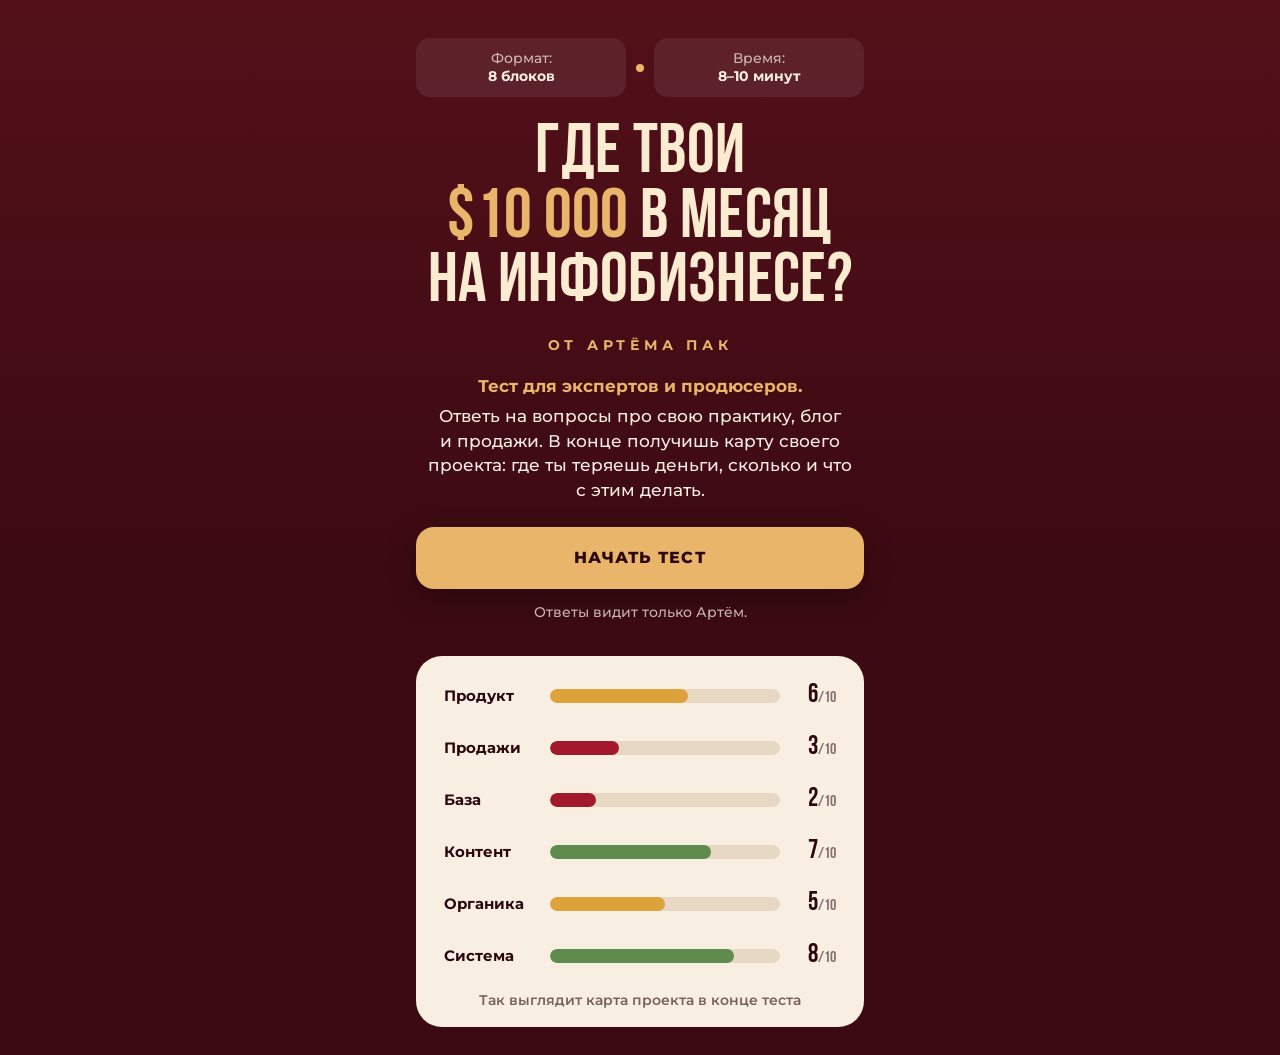
<file: index.html>
<!doctype html>
<html lang="ru">
<head>
<meta charset="utf-8">
<meta name="viewport" content="width=device-width, initial-scale=1, viewport-fit=cover">
<title>Где твои $10 000 в месяц на инфобизнесе? Тест Артёма Пак</title>
<meta name="description" content="Тест для экспертов и продюсеров. За 8–10 минут покажет, где ты теряешь деньги, сколько и что с этим делать.">
<meta name="theme-color" content="#531019">
<meta property="og:type" content="website">
<meta property="og:title" content="Где твои $10 000 в месяц на инфобизнесе?">
<meta property="og:description" content="Тест для экспертов и продюсеров: карта проекта и главная утечка денег за 8–10 минут.">
<link rel="icon" href="data:image/svg+xml,%3Csvg xmlns='http://www.w3.org/2000/svg' viewBox='0 0 64 64'%3E%3Crect width='64' height='64' rx='14' fill='%23531019'/%3E%3Ctext x='32' y='46' font-family='Arial' font-weight='700' font-size='40' text-anchor='middle' fill='%23E9B56A'%3E$%3C/text%3E%3C/svg%3E">
<link rel="preconnect" href="https://fonts.googleapis.com">
<link rel="preconnect" href="https://fonts.gstatic.com" crossorigin>
<link rel="preload" href="fonts/BebasNeue-Bold.ttf" as="font" type="font/ttf" crossorigin>
<link rel="stylesheet" href="https://fonts.googleapis.com/css2?family=Montserrat:wght@500;600;700;800&display=swap">
<link rel="stylesheet" href="styles.css?v=16">
</head>
<body>
<div id="app" class="wrap"></div>
<noscript><p class="noscript">Чтобы пройти тест, включи JavaScript в браузере.</p></noscript>
<script src="data.js?v=16"></script>
<script src="logic.js?v=16"></script>
<script src="app.js?v=16"></script>
</body>
</html>
</file>
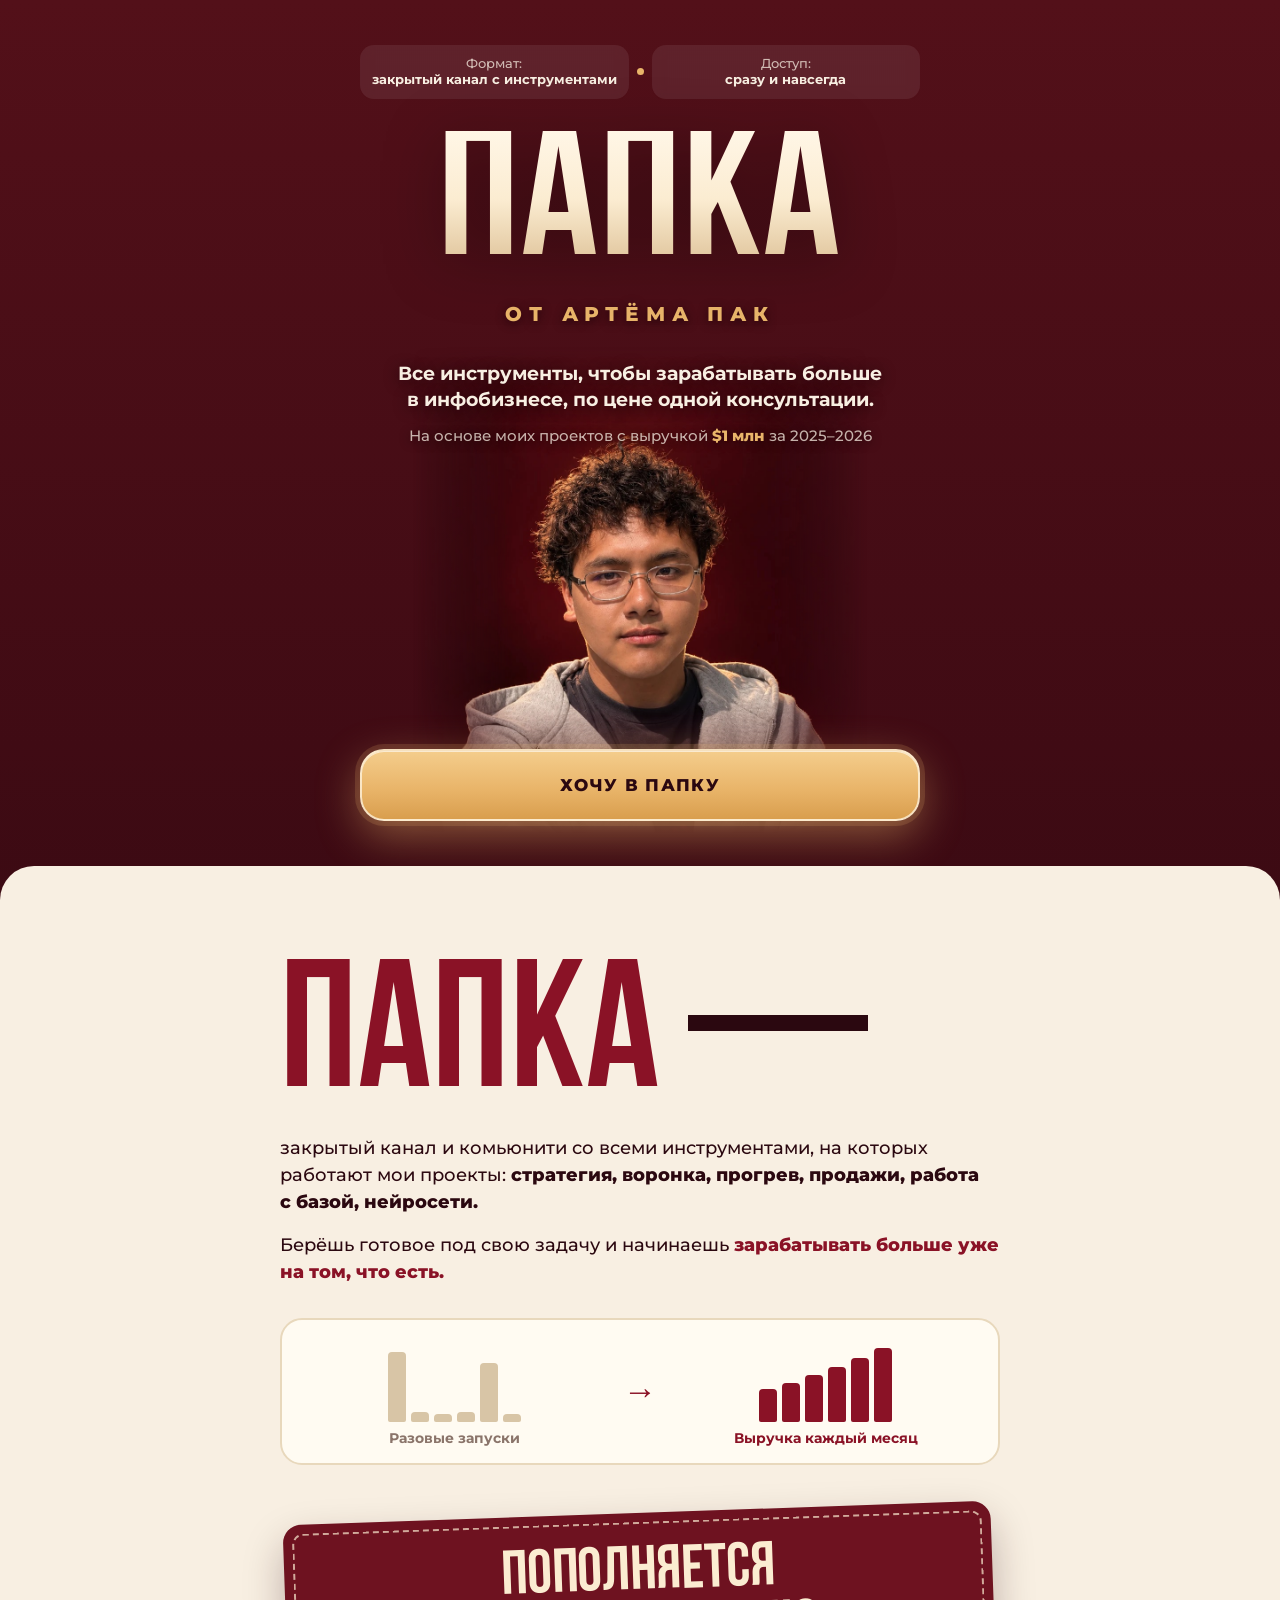
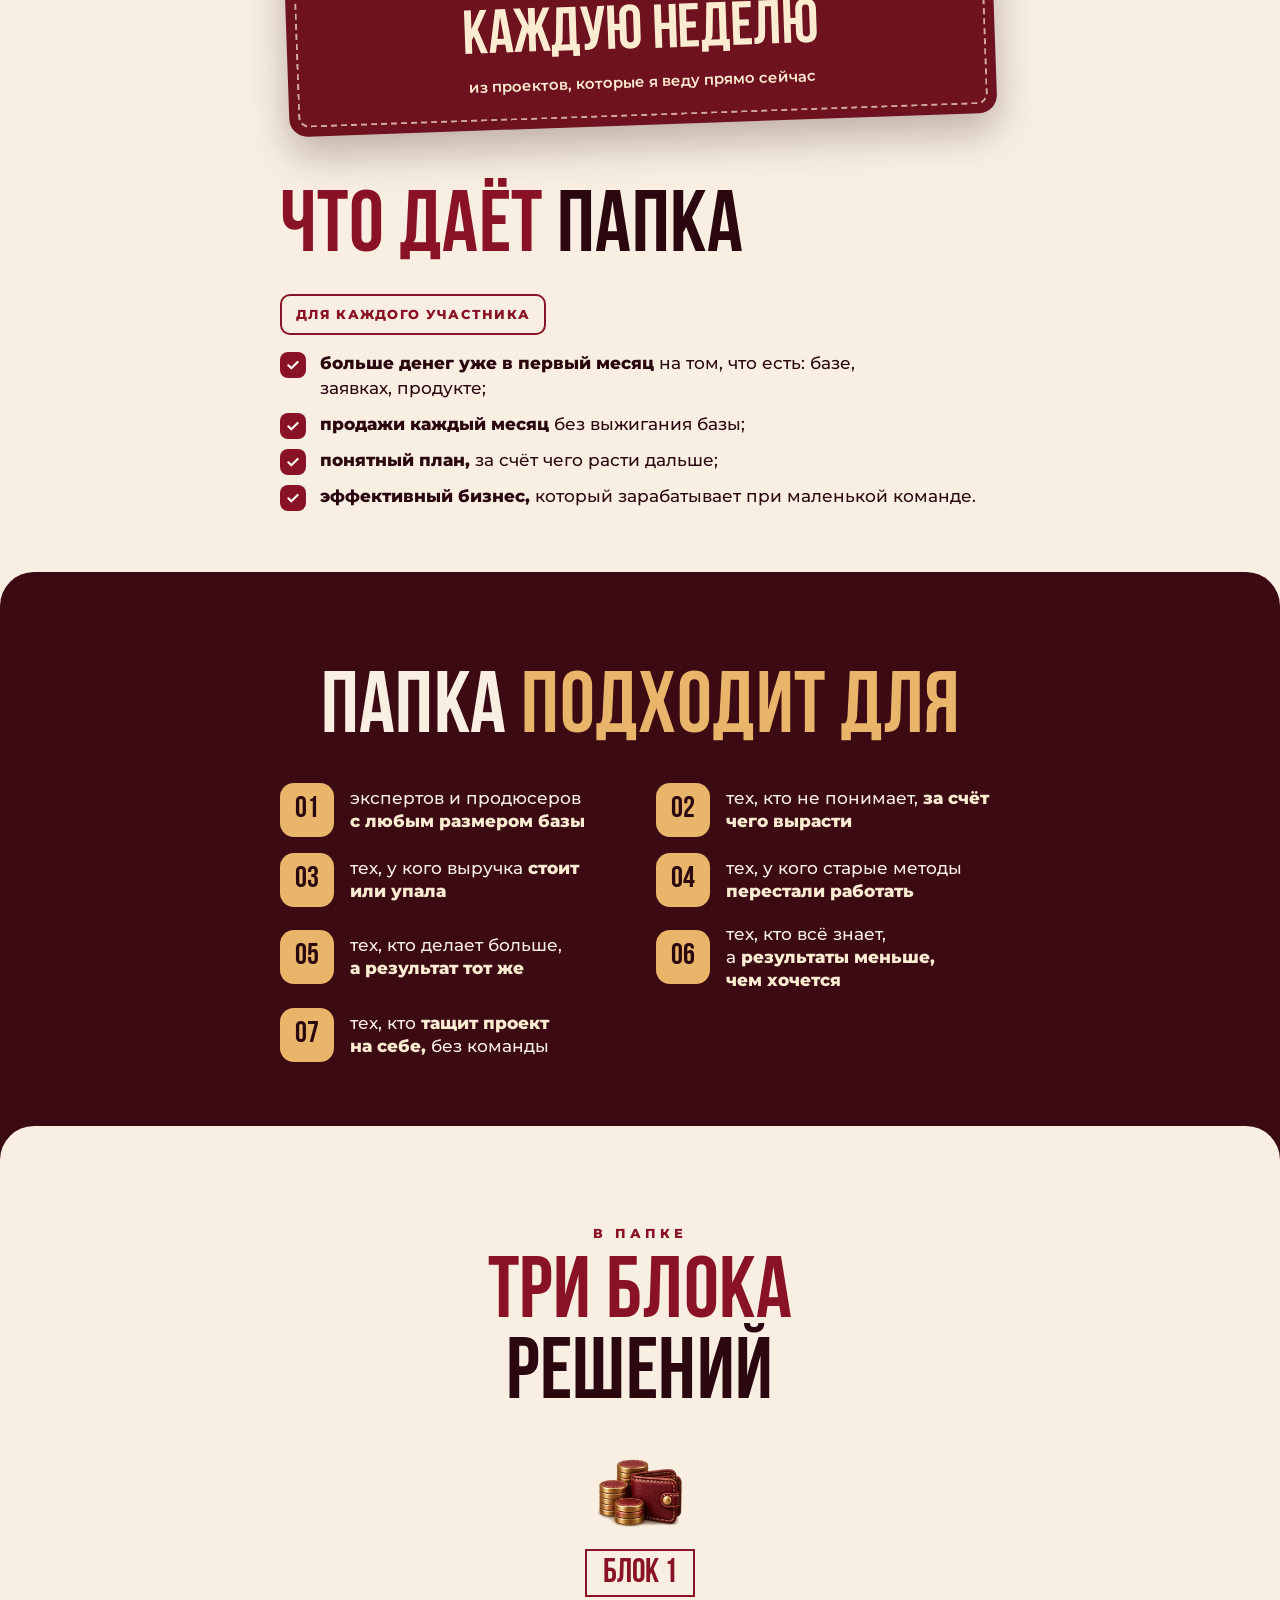
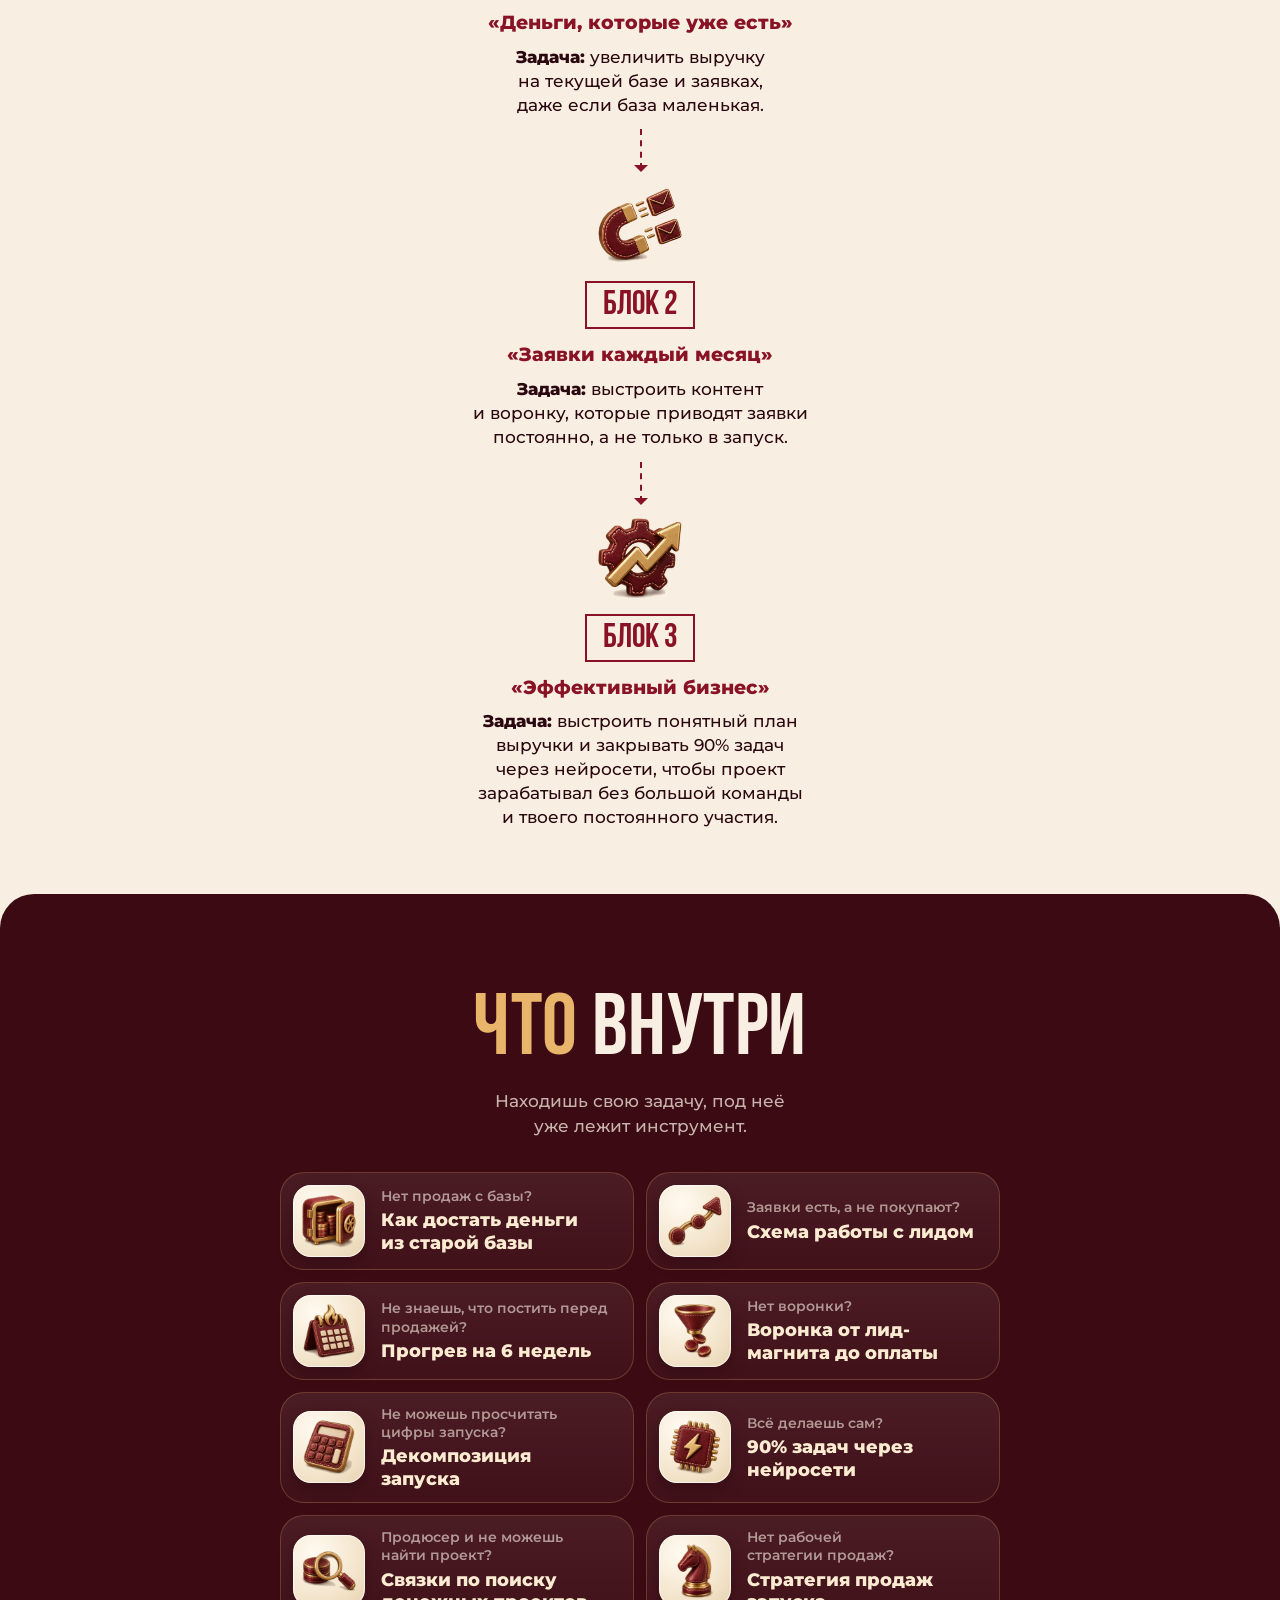
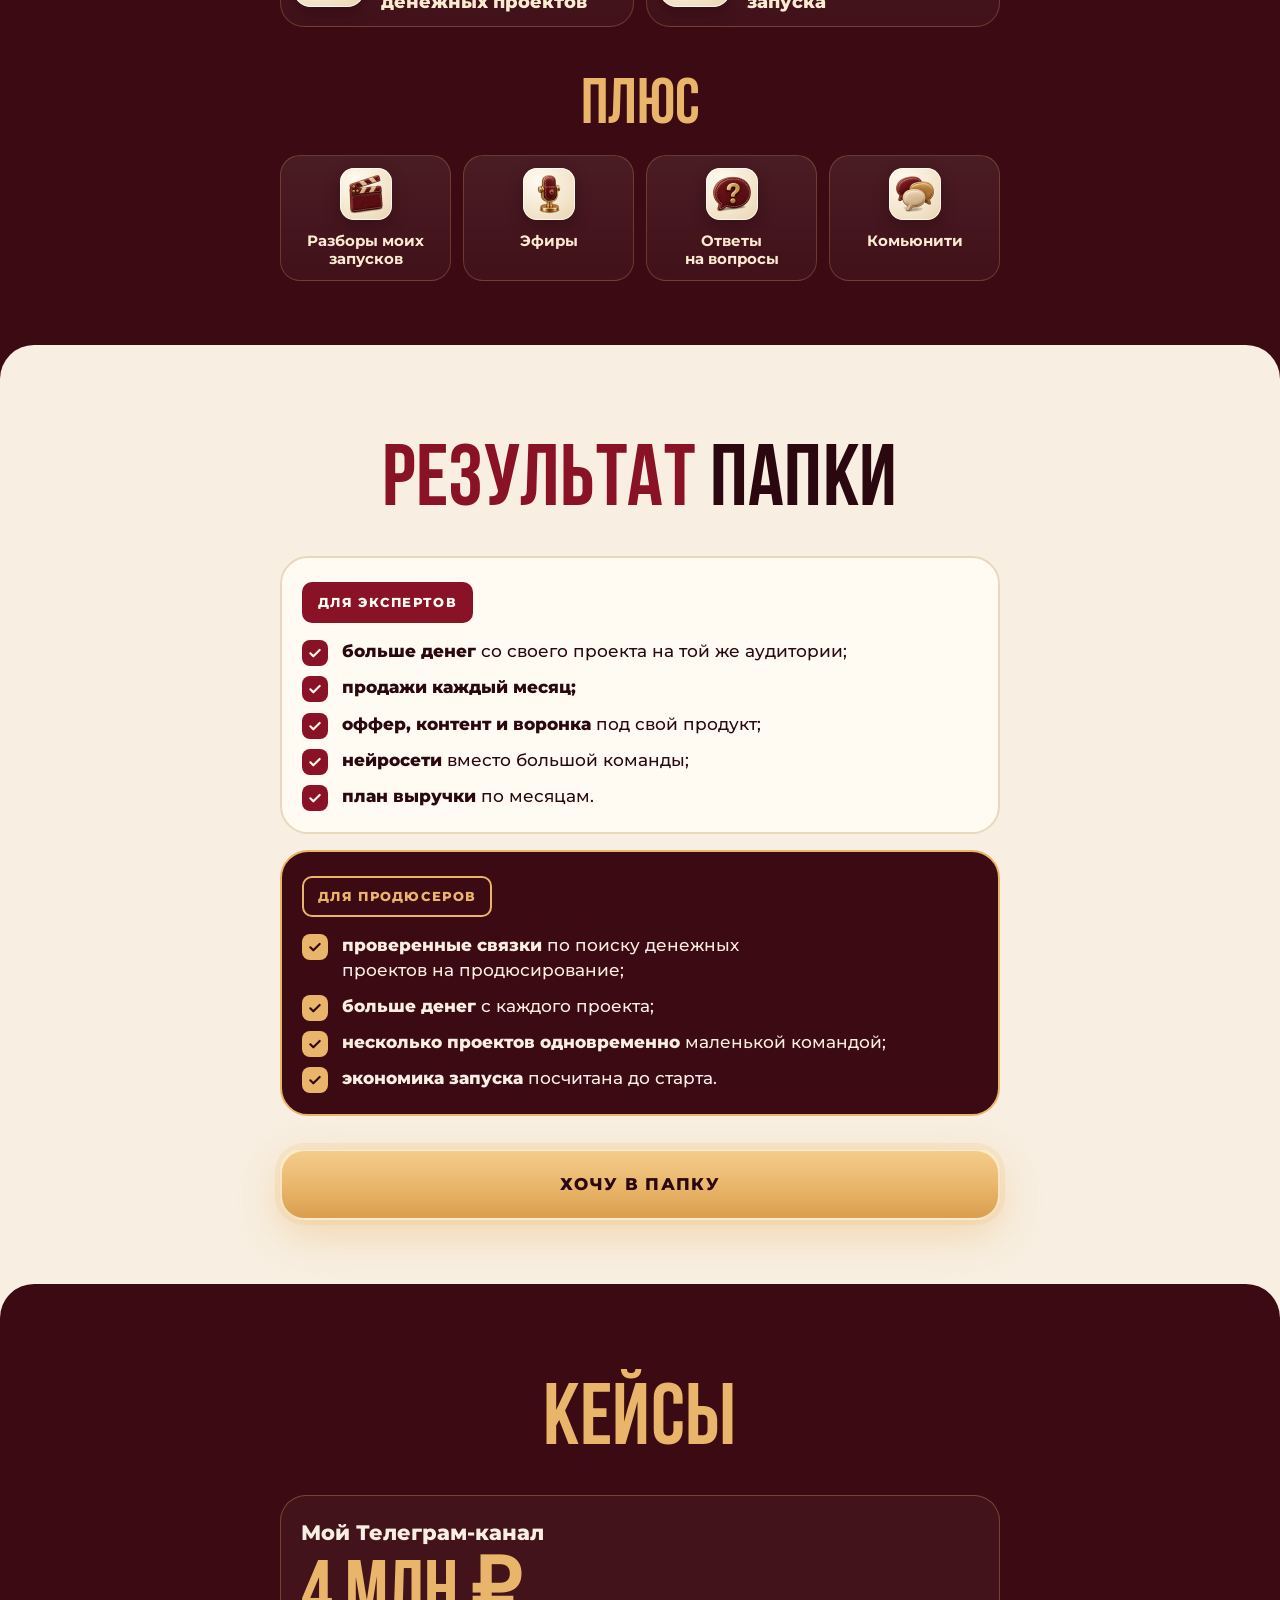
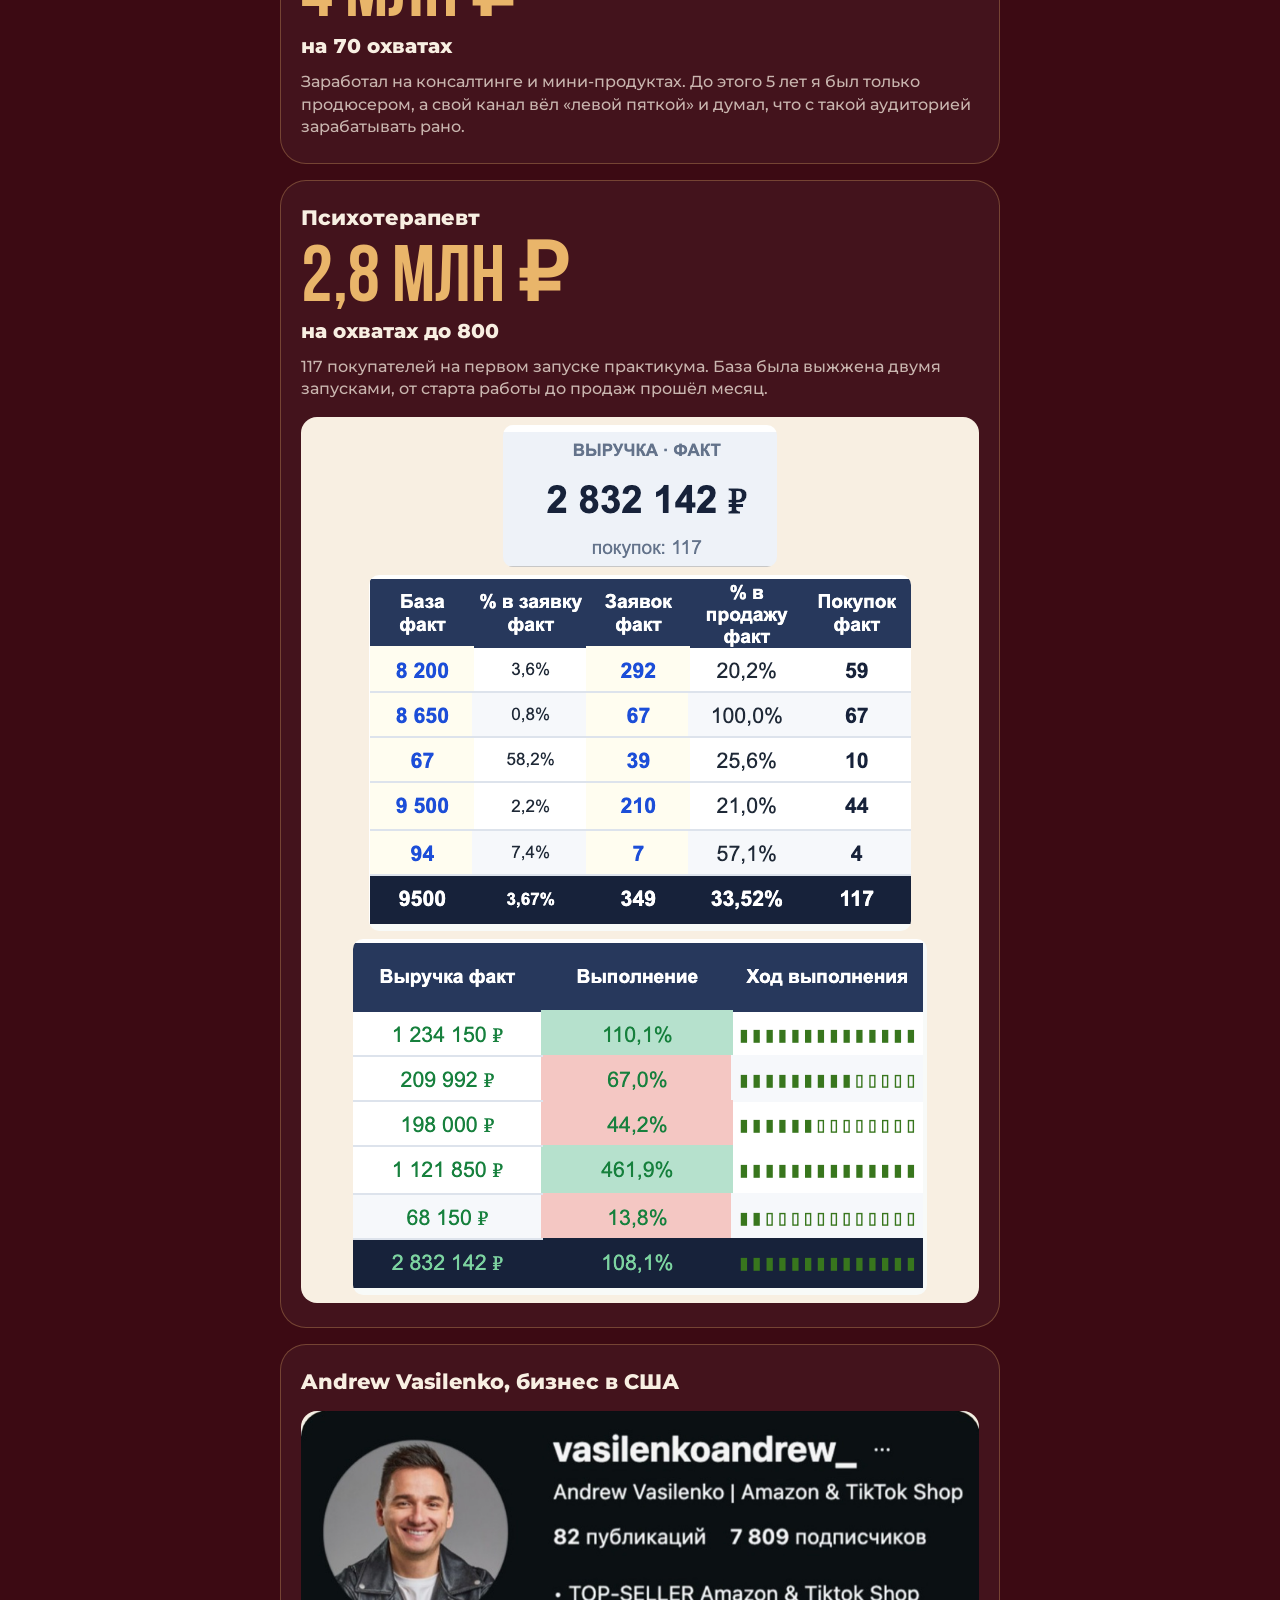
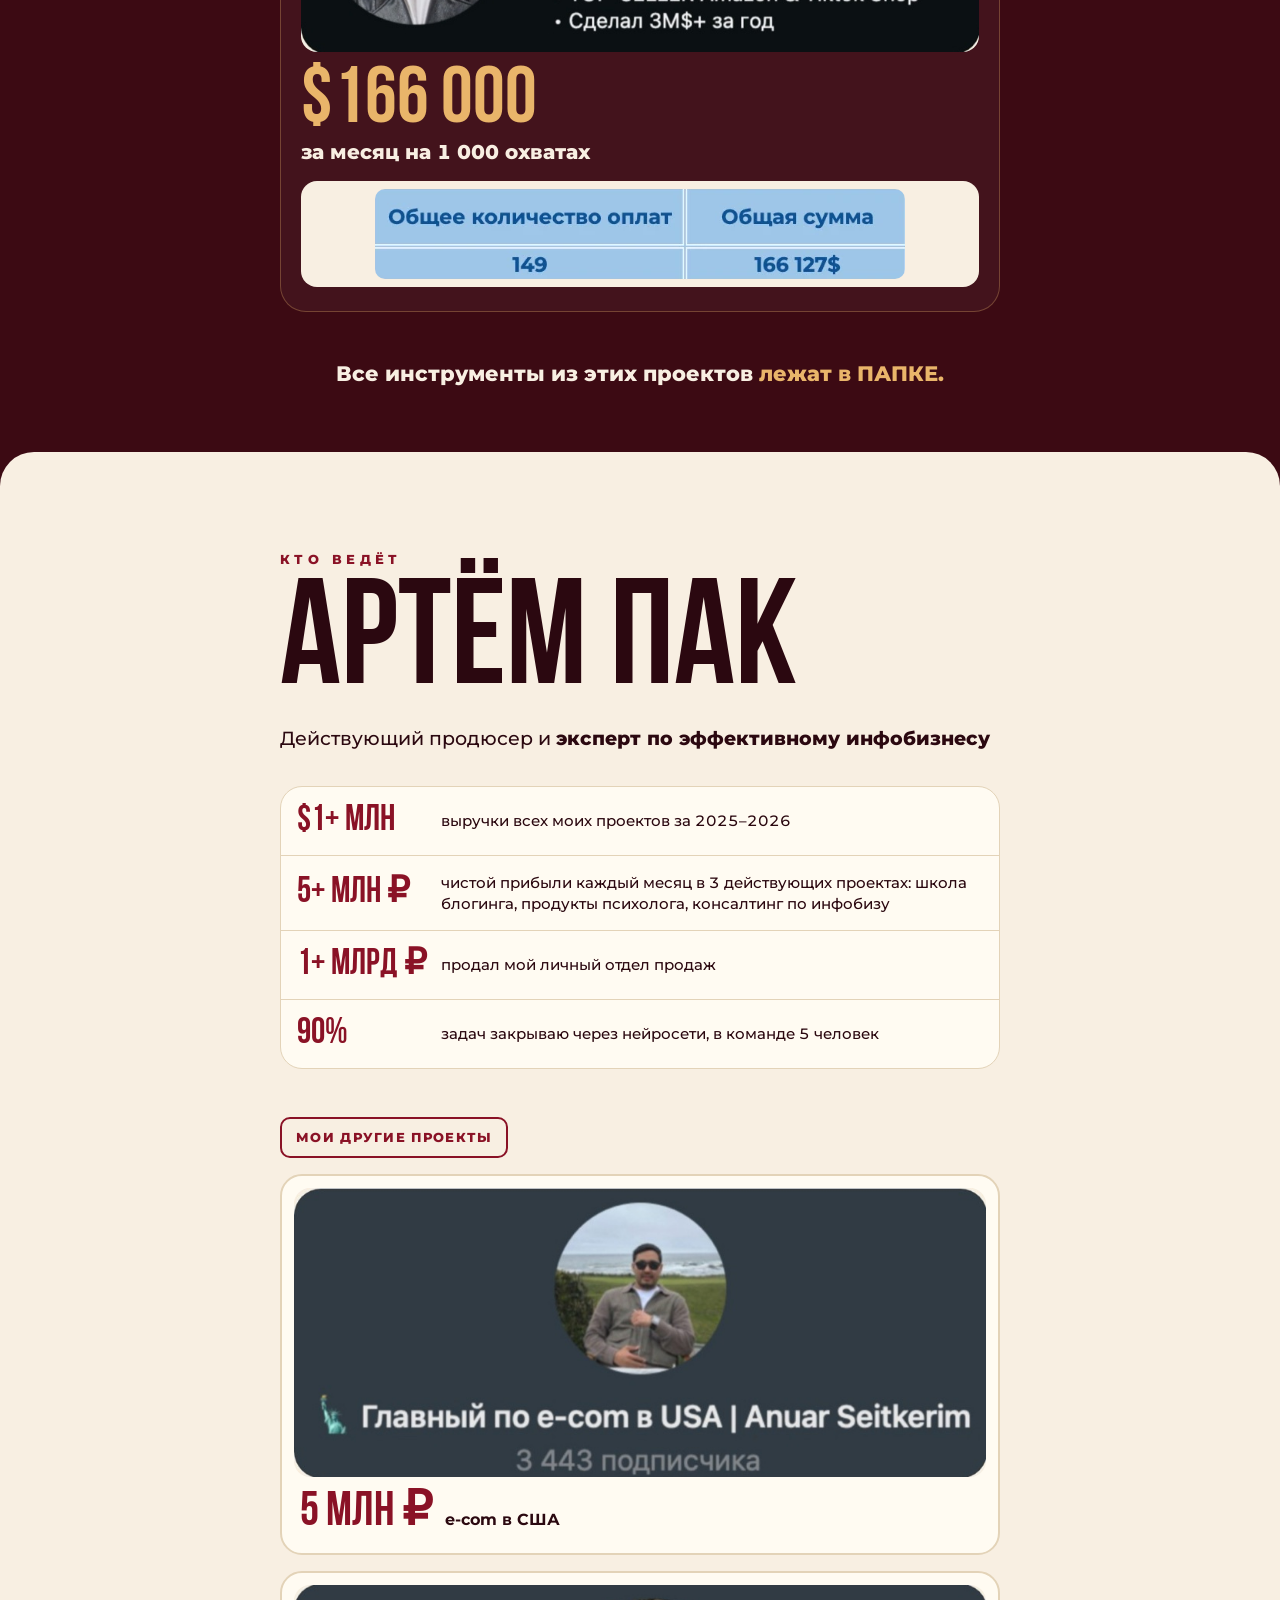
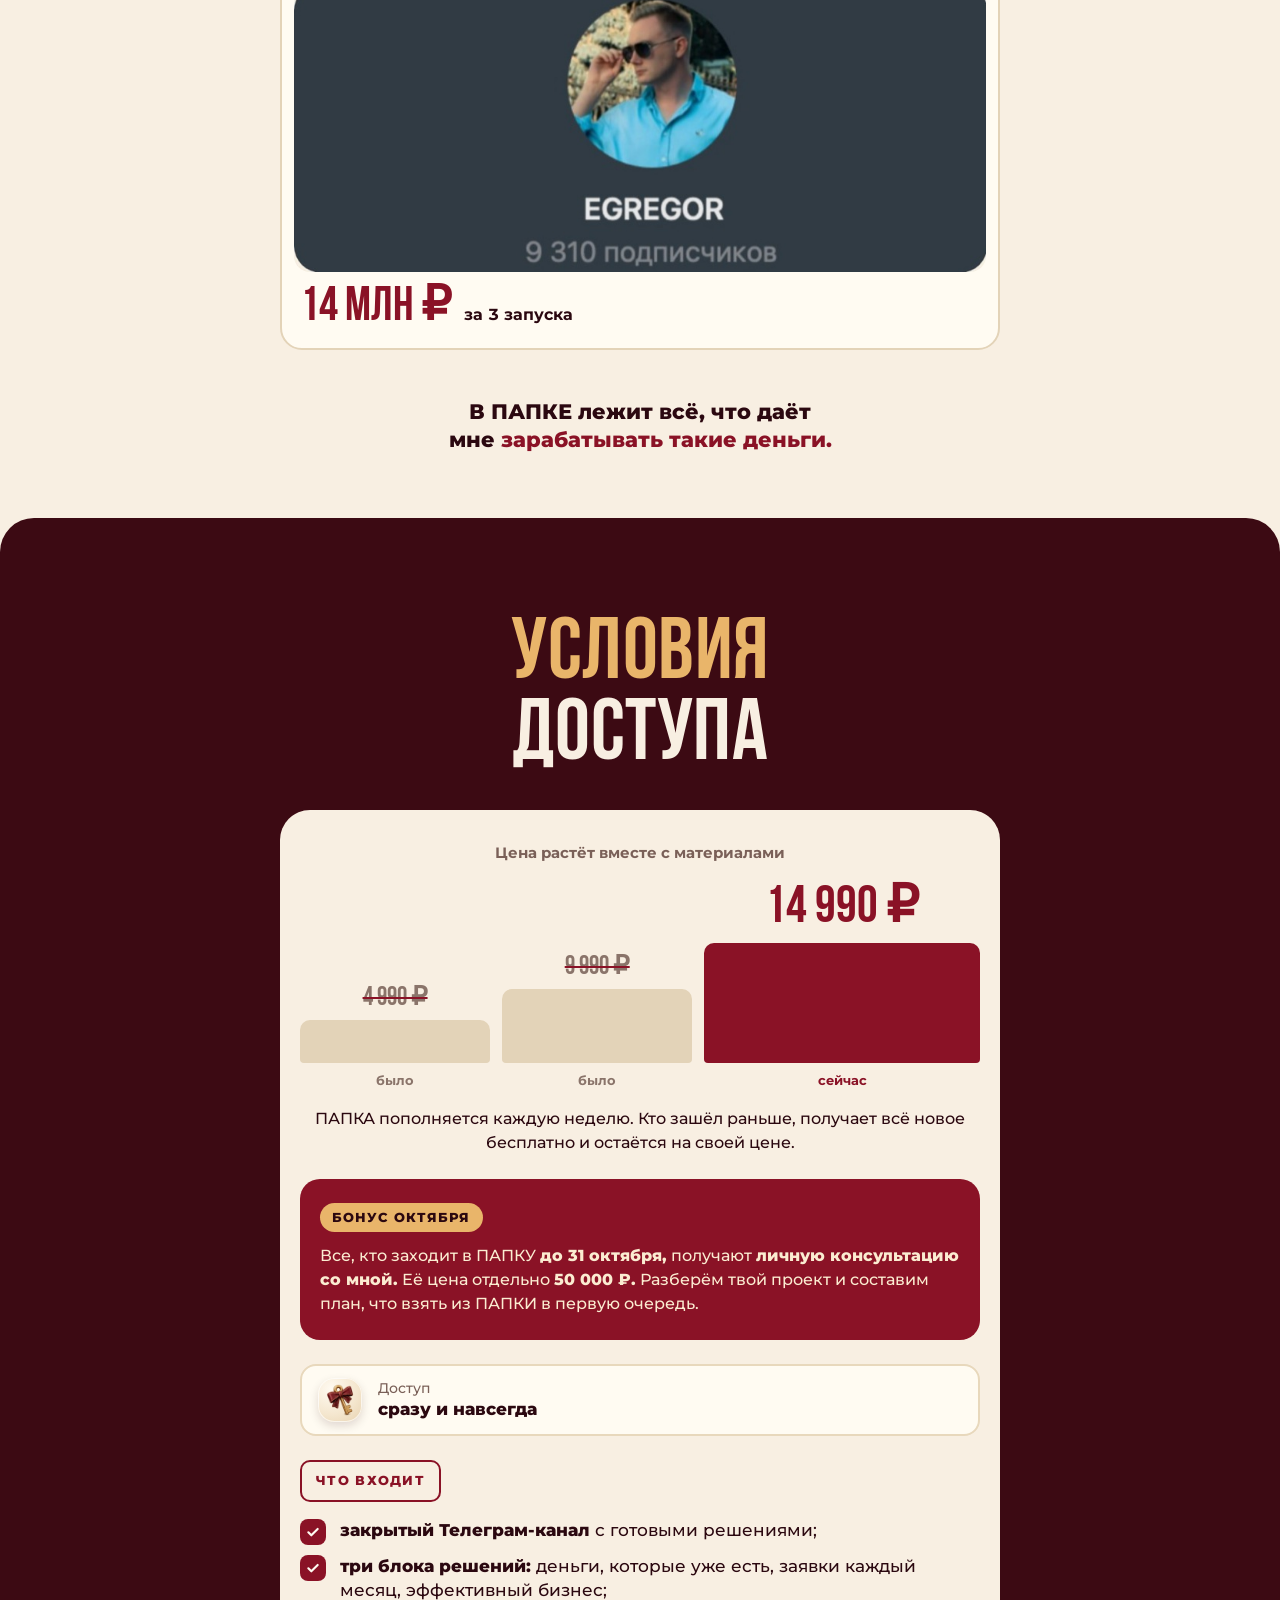
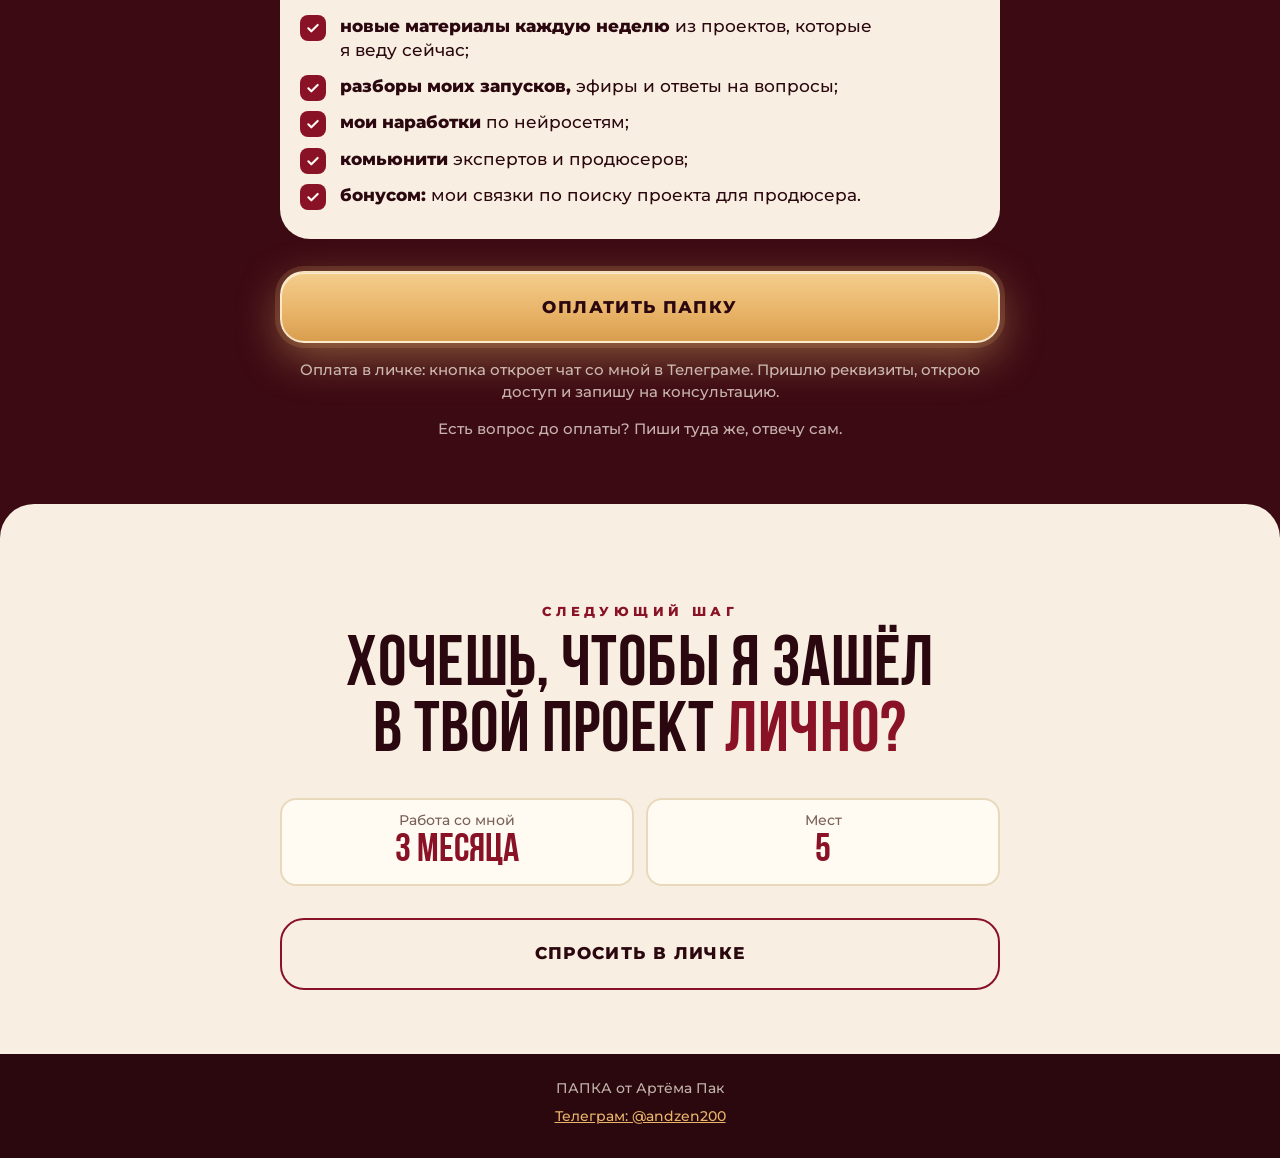
<file: papka/index.html>
<!doctype html>
<html lang="ru">
<head>
<meta charset="utf-8">
<meta name="viewport" content="width=device-width, initial-scale=1, viewport-fit=cover">
<title>ПАПКА от Артёма Пак — инструменты, чтобы зарабатывать больше в инфобизнесе</title>
<meta name="description" content="Закрытый канал с инструментами из моих проектов с выручкой $1 млн за 2025–2026: стратегия, воронка, прогрев, продажи, работа с базой, нейросети.">
<meta name="theme-color" content="#3C0A13">
<meta property="og:type" content="website">
<meta property="og:title" content="ПАПКА от Артёма Пак">
<meta property="og:description" content="Все инструменты, чтобы зарабатывать больше в инфобизнесе, по цене одной консультации.">
<link rel="icon" href="data:image/svg+xml,%3Csvg xmlns='http://www.w3.org/2000/svg' viewBox='0 0 64 64'%3E%3Crect width='64' height='64' rx='14' fill='%233C0A13'/%3E%3Ctext x='32' y='47' font-family='Arial Narrow,Arial' font-weight='700' font-size='42' text-anchor='middle' fill='%23E9B56A'%3EП%3C/text%3E%3C/svg%3E">
<link rel="preconnect" href="https://fonts.googleapis.com">
<link rel="preconnect" href="https://fonts.gstatic.com" crossorigin>
<link rel="preload" href="fonts/BebasNeue-Bold.ttf" as="font" type="font/ttf" crossorigin>
<link rel="preload" href="img/hero.jpg" as="image" fetchpriority="high">
<link rel="stylesheet" href="https://fonts.googleapis.com/css2?family=Montserrat:wght@500;600;700;800&display=swap">
<link rel="stylesheet" href="styles.css?v=20">
<script src="main.js?v=5" defer></script>
</head>
<body>

<!-- 1. Первый экран -->
<header class="hero" id="top">
  <div class="wrap hero__in">
    <div class="pills">
      <p class="pill"><span>Формат:</span> закрытый канал с&nbsp;инструментами</p>
      <i class="pills__dot" aria-hidden="true"></i>
      <p class="pill"><span>Доступ:</span> сразу и&nbsp;навсегда</p>
    </div>
    <h1 class="hero__title"><span class="sr-only">ПАПКА от Артёма Пак</span><span aria-hidden="true">ПАПКА</span></h1>
    <p class="hero__by" aria-hidden="true">от&nbsp;Артёма Пак</p>
    <div class="hero__bg" aria-hidden="true"></div>
    <div class="hero__foot">
      <p class="hero__lead">Все инструменты, чтобы зарабатывать больше в&nbsp;инфобизнесе, по&nbsp;цене одной консультации.</p>
      <p class="hero__note">На&nbsp;основе моих проектов с&nbsp;выручкой <b>$1&nbsp;млн</b> за&nbsp;2025–2026</p>
      <a class="btn btn--glow" href="#dostup">Хочу в&nbsp;ПАПКУ</a>
    </div>
  </div>
</header>

<main>

<!-- 2–4. Что такое ПАПКА, плашка, что даёт -->
<section class="sec sec--light" aria-labelledby="what">
  <div class="wrap">
    <h2 class="h2 h2--xl" id="what"><span class="ink">ПАПКА</span>&nbsp;—</h2>
    <p class="lead">закрытый канал и&nbsp;комьюнити со&nbsp;всеми инструментами, на&nbsp;которых работают мои проекты: <b>стратегия, воронка, прогрев, продажи, работа с&nbsp;базой, нейросети.</b></p>
    <p class="lead">Берёшь готовое под свою задачу и&nbsp;начинаешь <mark>зарабатывать больше уже на&nbsp;том, что есть.</mark></p>

    <figure class="compare reveal" aria-label="Разовые запуски против выручки каждый месяц">
      <div class="compare__side">
        <div class="bars bars--spiky" aria-hidden="true"><i style="--h:.9"></i><i style="--h:.12"></i><i style="--h:.1"></i><i style="--h:.12"></i><i style="--h:.75"></i><i style="--h:.1"></i></div>
        <figcaption>Разовые запуски</figcaption>
      </div>
      <span class="compare__arrow" aria-hidden="true">→</span>
      <div class="compare__side compare__side--on">
        <div class="bars bars--grow" aria-hidden="true"><i style="--h:.42"></i><i style="--h:.5"></i><i style="--h:.6"></i><i style="--h:.7"></i><i style="--h:.82"></i><i style="--h:.95"></i></div>
        <figcaption>Выручка каждый месяц</figcaption>
      </div>
    </figure>

    <div class="stamp reveal">
      <p class="stamp__big">Пополняется<br>каждую неделю</p>
      <p class="stamp__small">из&nbsp;проектов, которые я&nbsp;веду прямо сейчас</p>
    </div>

    <h2 class="h2 h2--mt" id="gives"><span class="ink">Что даёт</span> ПАПКА</h2>
    <p class="label">Для каждого участника</p>
    <ul class="checks">
      <li><b>больше денег уже в&nbsp;первый месяц</b> на&nbsp;том, что есть: базе, заявках, продукте;</li>
      <li><b>продажи каждый месяц</b> без выжигания базы;</li>
      <li><b>понятный план,</b> за&nbsp;счёт чего расти дальше;</li>
      <li><b>эффективный бизнес,</b> который зарабатывает при маленькой команде.</li>
    </ul>
  </div>
</section>

<!-- 5. Кому подходит -->
<section class="sec sec--dark" aria-labelledby="for">
  <div class="wrap">
    <h2 class="h2 h2--center" id="for">ПАПКА <span class="gold">подходит для</span></h2>
    <ul class="fits">
      <li><b>01</b><p>экспертов и&nbsp;продюсеров <strong>с&nbsp;любым размером базы</strong></p></li>
      <li><b>02</b><p>тех, кто не&nbsp;понимает, <strong>за&nbsp;счёт чего вырасти</strong></p></li>
      <li><b>03</b><p>тех, у&nbsp;кого выручка <strong>стоит или упала</strong></p></li>
      <li><b>04</b><p>тех, у&nbsp;кого старые методы <strong>перестали работать</strong></p></li>
      <li><b>05</b><p>тех, кто делает больше, <strong>а&nbsp;результат тот&nbsp;же</strong></p></li>
      <li><b>06</b><p>тех, кто всё знает, а&nbsp;<strong>результаты меньше, чем хочется</strong></p></li>
      <li><b>07</b><p>тех, кто <strong>тащит проект на&nbsp;себе,</strong> без команды</p></li>
    </ul>
  </div>
</section>

<!-- 6. Три блока решений -->
<section class="sec sec--light" aria-labelledby="blocks">
  <div class="wrap">
    <p class="eyebrow">В&nbsp;ПАПКЕ</p>
    <h2 class="h2 h2--center" id="blocks"><span class="gold">Три блока</span><br>решений</h2>
    <ol class="flow">
      <li class="reveal">
        <img class="flow__icon" src="img/icons/blok-dengi.png" alt="" width="88" height="88" loading="lazy" decoding="async">
        <span class="flow__tag">Блок 1</span>
        <h3>«Деньги, которые уже есть»</h3>
        <p><b>Задача:</b> увеличить выручку на&nbsp;текущей базе и&nbsp;заявках, даже если база маленькая.</p>
      </li>
      <li class="reveal">
        <img class="flow__icon" src="img/icons/blok-zayavki.png" alt="" width="88" height="88" loading="lazy" decoding="async">
        <span class="flow__tag">Блок 2</span>
        <h3>«Заявки каждый месяц»</h3>
        <p><b>Задача:</b> выстроить контент и&nbsp;воронку, которые приводят заявки постоянно, а&nbsp;не&nbsp;только в&nbsp;запуск.</p>
      </li>
      <li class="reveal">
        <img class="flow__icon" src="img/icons/blok-biznes.png" alt="" width="88" height="88" loading="lazy" decoding="async">
        <span class="flow__tag">Блок 3</span>
        <h3>«Эффективный бизнес»</h3>
        <p><b>Задача:</b> выстроить понятный план выручки и&nbsp;закрывать 90% задач через нейросети, чтобы проект зарабатывал без большой команды и&nbsp;твоего постоянного участия.</p>
      </li>
    </ol>
  </div>
</section>

<!-- 7. Что внутри -->
<section class="sec sec--dark" aria-labelledby="inside">
  <div class="wrap">
    <h2 class="h2 h2--center" id="inside"><span class="gold">Что</span> внутри</h2>
    <p class="sub">Находишь свою задачу, под неё уже лежит инструмент.</p>
    <ul class="tools">
      <li class="reveal"><img class="tile tools__icon" src="img/icons/tool-baza.png" alt="" width="72" height="72" loading="lazy" decoding="async"><div><p class="tools__q">Нет продаж с&nbsp;базы?</p><p class="tools__a">Как достать деньги из&nbsp;старой базы</p></div></li>
      <li class="reveal"><img class="tile tools__icon" src="img/icons/tool-lid.png" alt="" width="72" height="72" loading="lazy" decoding="async"><div><p class="tools__q">Заявки есть, а&nbsp;не&nbsp;покупают?</p><p class="tools__a">Схема работы с&nbsp;лидом</p></div></li>
      <li class="reveal"><img class="tile tools__icon" src="img/icons/tool-progrev.png" alt="" width="72" height="72" loading="lazy" decoding="async"><div><p class="tools__q">Не&nbsp;знаешь, что постить перед продажей?</p><p class="tools__a">Прогрев на&nbsp;6&nbsp;недель</p></div></li>
      <li class="reveal"><img class="tile tools__icon" src="img/icons/tool-voronka.png" alt="" width="72" height="72" loading="lazy" decoding="async"><div><p class="tools__q">Нет воронки?</p><p class="tools__a">Воронка от&nbsp;лид-магнита до&nbsp;оплаты</p></div></li>
      <li class="reveal"><img class="tile tools__icon" src="img/icons/tool-dekompoziciya.png" alt="" width="72" height="72" loading="lazy" decoding="async"><div><p class="tools__q">Не&nbsp;можешь просчитать цифры запуска?</p><p class="tools__a">Декомпозиция запуска</p></div></li>
      <li class="reveal"><img class="tile tools__icon" src="img/icons/tool-neiroseti.png" alt="" width="72" height="72" loading="lazy" decoding="async"><div><p class="tools__q">Всё делаешь сам?</p><p class="tools__a">90% задач через нейросети</p></div></li>
      <li class="reveal"><img class="tile tools__icon" src="img/icons/tool-poisk.png" alt="" width="72" height="72" loading="lazy" decoding="async"><div><p class="tools__q">Продюсер и&nbsp;не&nbsp;можешь найти проект?</p><p class="tools__a">Связки по&nbsp;поиску денежных проектов</p></div></li>
      <li class="reveal"><img class="tile tools__icon" src="img/icons/tool-strategiya.png" alt="" width="72" height="72" loading="lazy" decoding="async"><div><p class="tools__q">Нет рабочей стратегии продаж?</p><p class="tools__a">Стратегия продаж запуска</p></div></li>
    </ul>
    <h3 class="plus">Плюс</h3>
    <ul class="tiles">
      <li><img class="tile tiles__icon" src="img/icons/plus-razbory.png" alt="" width="48" height="48" loading="lazy" decoding="async">Разборы моих запусков</li>
      <li><img class="tile tiles__icon" src="img/icons/plus-efiry.png" alt="" width="48" height="48" loading="lazy" decoding="async">Эфиры</li>
      <li><img class="tile tiles__icon" src="img/icons/plus-voprosy.png" alt="" width="48" height="48" loading="lazy" decoding="async">Ответы на&nbsp;вопросы</li>
      <li><img class="tile tiles__icon" src="img/icons/plus-komyuniti.png" alt="" width="48" height="48" loading="lazy" decoding="async">Комьюнити</li>
    </ul>
  </div>
</section>

<!-- 8. Результат -->
<section class="sec sec--light" aria-labelledby="result">
  <div class="wrap">
    <h2 class="h2 h2--center" id="result"><span class="ink">Результат</span> ПАПКИ</h2>
    <div class="card card--paper reveal">
      <p class="label label--fill">Для экспертов</p>
      <ul class="checks">
        <li><b>больше денег</b> со&nbsp;своего проекта на&nbsp;той&nbsp;же аудитории;</li>
        <li><b>продажи каждый месяц;</b></li>
        <li><b>оффер, контент и&nbsp;воронка</b> под свой продукт;</li>
        <li><b>нейросети</b> вместо большой команды;</li>
        <li><b>план выручки</b> по&nbsp;месяцам.</li>
      </ul>
    </div>
    <div class="card card--wine reveal">
      <p class="label label--gold">Для продюсеров</p>
      <ul class="checks checks--gold">
        <li><b>проверенные связки</b> по&nbsp;поиску денежных проектов на&nbsp;продюсирование;</li>
        <li><b>больше денег</b> с&nbsp;каждого проекта;</li>
        <li><b>несколько проектов одновременно</b> маленькой командой;</li>
        <li><b>экономика запуска</b> посчитана до&nbsp;старта.</li>
      </ul>
    </div>
    <a class="btn btn--glow btn--mt" href="#dostup">Хочу в&nbsp;ПАПКУ</a>
  </div>
</section>

<!-- 9. Кейсы до / после -->
<section class="sec sec--dark" aria-labelledby="cases">
  <div class="wrap">
    <h2 class="h2 h2--center" id="cases"><span class="gold">Кейсы</span></h2>

    <article class="case reveal">
      <h3 class="case__who">Мой Телеграм-канал</h3>
      <p class="fact"><b>4&nbsp;млн&nbsp;₽</b> на&nbsp;70 охватах</p>
      <p class="case__text">Заработал на&nbsp;консалтинге и&nbsp;мини-продуктах. До&nbsp;этого 5&nbsp;лет я&nbsp;был только продюсером, а&nbsp;свой канал вёл «левой пяткой» и&nbsp;думал, что с&nbsp;такой аудиторией зарабатывать рано.</p>
    </article>

    <article class="case reveal">
      <!-- Имя клиента не пишем, пока Артём не подтвердит -->
      <h3 class="case__who">Психотерапевт</h3>
      <p class="fact"><b>2,8&nbsp;млн&nbsp;₽</b> на&nbsp;охватах до&nbsp;800</p>
      <p class="case__text">117 покупателей на&nbsp;первом запуске практикума. База была выжжена двумя запусками, от&nbsp;старта работы до&nbsp;продаж прошёл месяц.</p>
      <figure class="shot">
        <img src="img/psy-vyruchka.png" width="274" height="142" loading="lazy" alt="Выручка, факт: 2 832 142 ₽, покупок: 117">
        <img src="img/psy-tablica-1.png" width="542" height="356" loading="lazy" alt="Таблица запуска: база 9 500, заявок 349, конверсия в продажу 33,52%, покупок 117">
        <img src="img/psy-tablica-2.png" width="574" height="356" loading="lazy" alt="Таблица запуска: выручка 2 832 142 ₽, план выполнен на 108,1%">
      </figure>
    </article>

    <article class="case reveal">
      <h3 class="case__who">Andrew Vasilenko, бизнес в&nbsp;США</h3>
      <img class="profile" src="img/profile-andrew.jpg" width="900" height="320" loading="lazy" alt="Инстаграм Andrew Vasilenko: Amazon и TikTok Shop, 7 809 подписчиков">
      <p class="fact"><b>$166&nbsp;000</b> за&nbsp;месяц на&nbsp;1&nbsp;000 охватах</p>
      <figure class="shot"><img src="img/usa-oplaty.png" width="530" height="90" loading="lazy" alt="Таблица оплат: 149 оплат, общая сумма 166 127$"></figure>
    </article>

    <p class="closing">Все инструменты из&nbsp;этих проектов <span class="gold">лежат в&nbsp;ПАПКЕ.</span></p>
  </div>
</section>

<!-- 10. Кто ведёт -->
<section class="sec sec--light" aria-labelledby="who">
  <div class="wrap">
    <p class="eyebrow eyebrow--left">Кто ведёт</p>
    <h2 class="name" id="who">Артём Пак</h2>
    <p class="lead lead--light">Действующий продюсер и&nbsp;<b>эксперт по&nbsp;эффективному инфобизнесу</b></p>
    <dl class="stats">
      <div><dt>$1+&nbsp;млн</dt><dd>выручки всех моих проектов за&nbsp;2025–2026</dd></div>
      <div><dt>5+&nbsp;млн&nbsp;₽</dt><dd>чистой прибыли каждый месяц в&nbsp;3 действующих проектах: школа блогинга, продукты психолога, консалтинг по&nbsp;инфобизу</dd></div>
      <div><dt>1+&nbsp;млрд&nbsp;₽</dt><dd>продал мой личный отдел продаж</dd></div>
      <div><dt>90%</dt><dd>задач закрываю через нейросети, в&nbsp;команде 5&nbsp;человек</dd></div>
    </dl>
    <p class="label label--gold label--mt">Мои другие проекты</p>
    <ul class="projects">
      <li>
        <img class="profile" src="img/profile-anuar.jpg" width="900" height="375" loading="lazy" alt="Телеграм-канал Anuar Seitkerim «Главный по e-com в USA», 3 443 подписчика">
        <p><b>5&nbsp;млн&nbsp;₽</b><span>e-com в&nbsp;США</span></p>
      </li>
      <li>
        <img class="profile" src="img/profile-egregor.jpg" width="900" height="373" loading="lazy" alt="Телеграм-канал EGREGOR, 9 310 подписчиков">
        <p><b>14&nbsp;млн&nbsp;₽</b><span>за&nbsp;3 запуска</span></p>
      </li>
    </ul>
    <p class="closing">В&nbsp;ПАПКЕ лежит всё, что даёт мне <span class="gold">зарабатывать такие деньги.</span></p>
  </div>
</section>

<!-- 11. Условия доступа -->
<section class="sec sec--dark" id="dostup" aria-labelledby="terms">
  <div class="wrap">
    <h2 class="h2 h2--center" id="terms"><span class="gold">Условия</span><br>доступа</h2>
    <div class="price-card">
      <p class="price__was">Цена растёт вместе с&nbsp;материалами</p>
      <div class="ladder" role="img" aria-label="ПАПКА стоила 4 990 ₽, потом 9 990 ₽, сейчас 14 990 ₽">
        <div class="ladder__step" style="--h:.36"><s>4&nbsp;990&nbsp;₽</s><i></i><span>было</span></div>
        <div class="ladder__step" style="--h:.62"><s>9&nbsp;990&nbsp;₽</s><i></i><span>было</span></div>
        <div class="ladder__step ladder__step--now" style="--h:1"><b>14&nbsp;990&nbsp;₽</b><i></i><span>сейчас</span></div>
      </div>
      <p class="price__why">ПАПКА пополняется каждую неделю. Кто зашёл раньше, получает всё новое бесплатно и&nbsp;остаётся на&nbsp;своей цене.</p>

      <div class="bonus">
        <p class="bonus__tag">Бонус октября</p>
        <p>Все, кто заходит в&nbsp;ПАПКУ <b>до&nbsp;31&nbsp;октября,</b> получают <b>личную консультацию со&nbsp;мной.</b> Её&nbsp;цена отдельно <b>50&nbsp;000&nbsp;₽.</b> Разберём твой проект и&nbsp;составим план, что взять из&nbsp;ПАПКИ в&nbsp;первую очередь.</p>
      </div>

      <div class="meta">
        <p class="meta__key"><img class="tile meta__icon" src="img/icons/dostup.png" alt="" width="56" height="56" loading="lazy" decoding="async"><span class="meta__txt"><span>Доступ</span><b>сразу и&nbsp;навсегда</b></span></p>
      </div>

      <p class="label label--wine">Что входит</p>
      <ul class="checks">
        <li><b>закрытый Телеграм-канал</b> с&nbsp;готовыми решениями;</li>
        <li><b>три блока решений:</b> деньги, которые уже есть, заявки каждый месяц, эффективный бизнес;</li>
        <li><b>новые материалы каждую неделю</b> из&nbsp;проектов, которые я&nbsp;веду сейчас;</li>
        <li><b>разборы моих запусков,</b> эфиры и&nbsp;ответы на&nbsp;вопросы;</li>
        <li><b>мои наработки</b> по&nbsp;нейросетям;</li>
        <li><b>комьюнити</b> экспертов и&nbsp;продюсеров;</li>
        <li><b>бонусом:</b> мои связки по&nbsp;поиску проекта для продюсера.</li>
      </ul>
    </div>

    <!-- Оплата только в личке: кнопка открывает чат с Артёмом в Телеграме -->
    <a class="btn btn--glow btn--mt" id="pay" href="https://t.me/m/uvtKgfh0MjQ6" target="_blank" rel="noopener">Оплатить ПАПКУ</a>
    <p class="after">Оплата в&nbsp;личке: кнопка откроет чат со&nbsp;мной в&nbsp;Телеграме. Пришлю реквизиты, открою доступ и&nbsp;запишу на&nbsp;консультацию.</p>
    <p class="after">Есть вопрос до&nbsp;оплаты? Пиши туда&nbsp;же, отвечу сам.</p>
  </div>
</section>

<!-- 12. Следующий шаг -->
<section class="sec sec--light sec--last" aria-labelledby="next">
  <div class="wrap">
    <p class="eyebrow">Следующий шаг</p>
    <h2 class="h2 h2--center" id="next">Хочешь, чтобы я&nbsp;зашёл в&nbsp;твой проект <span class="gold">лично?</span></h2>
    <div class="meta meta--two">
      <p><span>Работа со&nbsp;мной</span><b>3&nbsp;месяца</b></p>
      <p><span>Мест</span><b>5</b></p>
    </div>
    <a class="btn btn--line" href="https://t.me/andzen200" target="_blank" rel="noopener">Спросить в&nbsp;личке</a>
  </div>
</section>

</main>

<footer class="foot">
  <p>ПАПКА от&nbsp;Артёма Пак</p>
  <p><a href="https://t.me/andzen200" target="_blank" rel="noopener">Телеграм: @andzen200</a></p>
</footer>

<!-- Плашка с отсчётом: появляется, когда долистали до цен, и висит до конца бонуса (31 октября, Москва). Срок — в data-until -->
<a class="deal" id="deal" href="https://t.me/m/uvtKgfh0MjQ6" target="_blank" rel="noopener" data-until="2026-11-01T00:00:00+03:00" hidden>
  <span class="deal__txt"><b>Получить консультацию от&nbsp;меня бесплатно</b><span>бонус до&nbsp;31&nbsp;октября</span></span>
  <span class="deal__time" aria-label="Осталось до конца бонуса">
    <span class="deal__unit"><b data-t="d">00</b><small>дн</small></span>
    <span class="deal__unit"><b data-t="h">00</b><small>ч</small></span>
    <span class="deal__unit"><b data-t="m">00</b><small>мин</small></span>
    <span class="deal__unit"><b data-t="s">00</b><small>сек</small></span>
  </span>
</a>
</body>
</html>
</file>
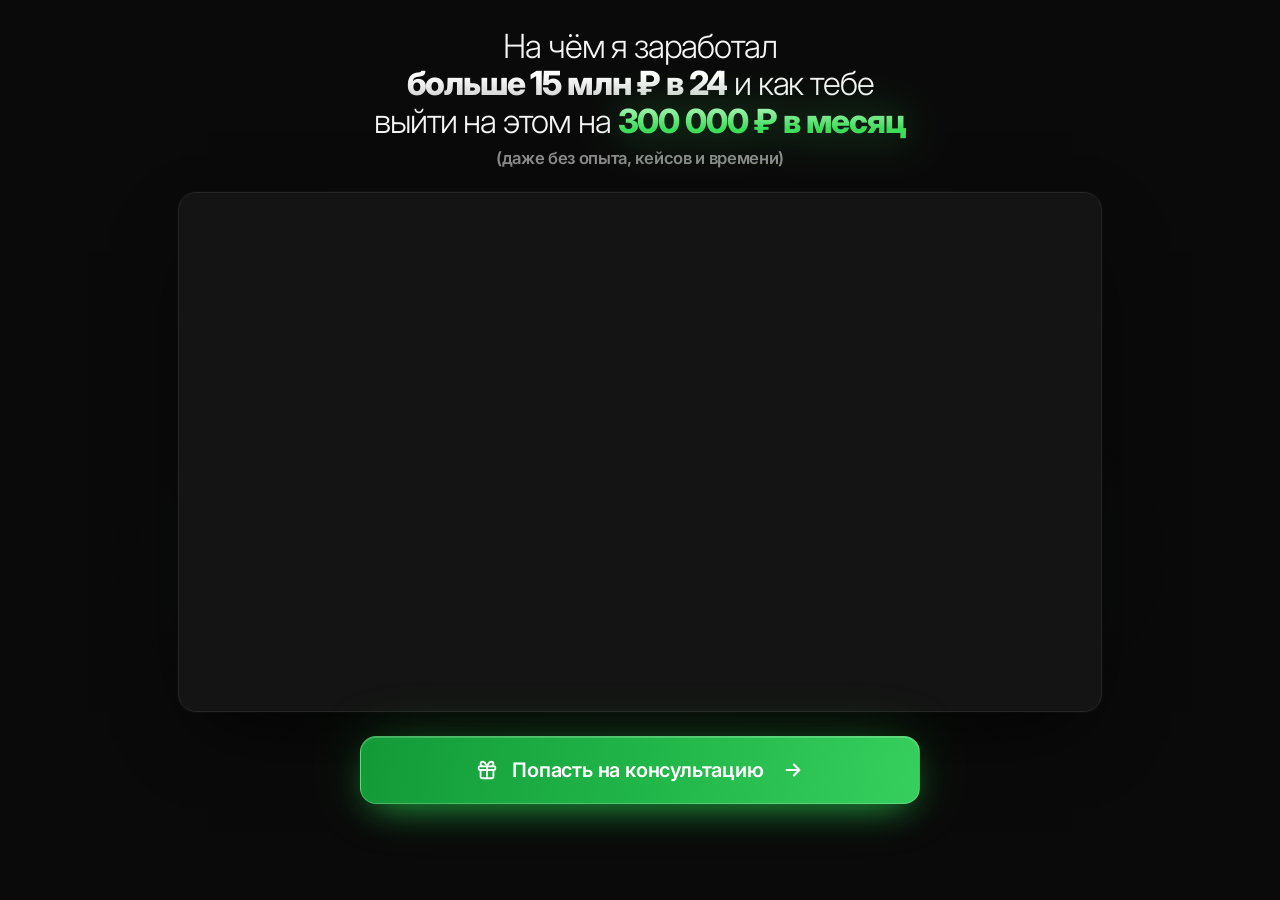
<file: urok/index.html>
<!doctype html>
<html lang="ru">
<head>
<meta charset="utf-8">
<meta name="viewport" content="width=device-width, initial-scale=1, viewport-fit=cover">
<title>На чём я заработал больше 15 млн ₽ в 24</title>
<meta name="description" content="Как выйти на 300 000 ₽ в месяц на продюсировании — даже без опыта, кейсов и времени. Бесплатный видео-урок Артёма Пак.">
<meta property="og:title" content="На чём я заработал больше 15 млн ₽ в 24">
<meta property="og:description" content="И как тебе выйти на этом на 300 000 ₽ в месяц — даже без опыта, кейсов и времени">
<meta name="theme-color" content="#0a0a0a">
<link rel="preconnect" href="https://fonts.googleapis.com">
<link rel="preconnect" href="https://fonts.gstatic.com" crossorigin>
<link href="https://fonts.googleapis.com/css2?family=Inter:wght@300;400;600;800&display=swap" rel="stylesheet">
<script src="https://fast.wistia.com/player.js" async></script>
<script src="https://fast.wistia.com/embed/uhyt8e6584.js" async type="module"></script>
<style>
  :root {
    --fon: #0a0a0a;
    --plashka: #141414;
    --kromka: #262626;
    --tekst: #f5f5f5;
    --seryj: #8c8c8c;
    --zel-svet: #b8f7c1;
    --zel: #3ddc5a;
    --zel-glub: #1fa83a;
  }
  * { box-sizing: border-box; margin: 0; padding: 0; }
  html { -webkit-text-size-adjust: 100%; }
  body {
    background: var(--fon);
    color: var(--tekst);
    font-family: "Inter", -apple-system, "SF Pro Display", system-ui, sans-serif;
    min-height: 100vh;
    -webkit-font-smoothing: antialiased;
  }
  /* мягкое зелёное свечение за видео, как на слайдах с акцентом */
  body::before {
    content: "";
    position: fixed; inset: 0;
    background: radial-gradient(60% 40% at 50% 62%, rgba(61, 220, 90, .09), transparent 70%);
    pointer-events: none;
  }
  main {
    position: relative;
    max-width: 1040px;
    margin: 0 auto;
    padding: clamp(32px, 6vh, 64px) 16px 64px;
    display: flex; flex-direction: column; align-items: center;
    gap: clamp(28px, 4.5vh, 44px);
    text-align: center;
  }
  h1 {
    font-weight: 300;
    font-size: clamp(27px, 4.6vw, 54px);
    line-height: 1.12;
    letter-spacing: -0.035em;
    max-width: 22ch;
    text-wrap: balance;
  }
  h1 b {
    white-space: nowrap;
    font-weight: 800;
    background: linear-gradient(180deg, #ffffff 30%, #c9c9c9);
    -webkit-background-clip: text; background-clip: text;
    color: transparent;
  }
  h1 .zel {
    display: inline-block;
    font-weight: 800;
    background: linear-gradient(180deg, var(--zel-svet), var(--zel) 70%);
    -webkit-background-clip: text; background-clip: text;
    color: transparent;
    filter: drop-shadow(0 0 22px rgba(61, 220, 90, .45));
  }
  .pod {
    display: block;
    margin-top: .55em;
    font-size: .5em;
    font-weight: 600;
    letter-spacing: -0.02em;
    color: var(--seryj);
  }
  .video {
    width: 100%;
    /* заголовок, видео и кнопка — на одном экране компьютера */
    max-width: max(320px, calc((100svh - 540px) * 16 / 9));
    border-radius: 18px;
    overflow: hidden;
    border: 1px solid var(--kromka);
    background: var(--plashka);
    box-shadow: 0 30px 80px -30px rgba(0, 0, 0, .9), 0 0 0 1px rgba(255, 255, 255, .02);
  }
  wistia-player[media-id='uhyt8e6584']:not(:defined) {
    background: center / contain no-repeat url('https://fast.wistia.com/embed/medias/uhyt8e6584/swatch');
    display: block; filter: blur(5px); padding-top: 56.25%;
  }
  /* кнопка по образцу: скруглённый прямоугольник, контент по центру, подарок слева, стрелка справа, зелёный градиент */
  .knopka {
    display: flex; align-items: center; justify-content: center; gap: 14px;
    width: min(100%, 560px);
    min-height: 64px;
    padding: 0 24px;
    border-radius: 16px;
    background: linear-gradient(100deg, #139a38 0%, #22b84a 55%, #36cf5e 100%);
    color: #fff;
    font-weight: 600;
    font-size: 19px;
    letter-spacing: -0.01em;
    white-space: nowrap;
    text-decoration: none;
    border: 1px solid rgba(184, 247, 193, .3);
    box-shadow:
      inset 0 1px 0 rgba(255, 255, 255, .22),
      0 14px 36px -14px rgba(35, 184, 74, .85),
      0 0 60px -12px rgba(61, 220, 90, .35);
    transition: transform .2s ease, box-shadow .2s ease, filter .2s ease;
  }
  .knopka svg { width: 22px; height: 22px; flex: none; }
  .knopka .strelka { margin-left: 4px; transition: transform .2s ease; }
  .knopka:hover {
    transform: translateY(-1px);
    filter: brightness(1.06);
    box-shadow:
      inset 0 1px 0 rgba(255, 255, 255, .26),
      0 18px 44px -14px rgba(35, 184, 74, 1),
      0 0 72px -12px rgba(61, 220, 90, .45);
  }
  .knopka:hover .strelka { transform: translateX(3px); }
  .knopka:active { transform: translateY(0); }
  /* ПК: заголовок в 2–3 строки, видео занимает всю оставшуюся высоту окна, кнопка остаётся на экране */
  @media (min-width: 900px) {
    main { max-width: 1600px; gap: 24px; padding: 28px 32px 28px; }
    h1 { font-size: clamp(30px, 2.6vw, 46px); max-width: 32ch; }
    .video { max-width: max(640px, calc((100svh - 380px) * 16 / 9)); }
    .knopka { min-height: 68px; font-size: 20px; }
  }
  @media (max-width: 600px) {
    main { padding-top: 32px; }
    /* видео почти в край экрана: 4 px от краёв вместо 16 */
    .video { width: calc(100% + 24px); max-width: none; margin: 0 -12px; border-radius: 8px; }
    .knopka { width: 100%; font-size: 17px; gap: 10px; padding: 0 16px; }
  }
  /* самые узкие телефоны: кнопка всё равно в одну строку */
  @media (max-width: 370px) {
    .knopka { font-size: 15px; gap: 8px; padding: 0 12px; }
    .knopka svg { width: 19px; height: 19px; }
  }
</style>
</head>
<body>
<main>
  <h1>
    На чём я заработал <b>больше 15&nbsp;млн&nbsp;₽ в&nbsp;24</b>
    и&nbsp;как тебе выйти на&nbsp;этом на <span class="zel">300&nbsp;000&nbsp;₽ в&nbsp;месяц</span>
    <span class="pod">(даже без опыта, кейсов и&nbsp;времени)</span>
  </h1>

  <div class="video">
    <wistia-player media-id="uhyt8e6584" aspect="1.7777777777777777"></wistia-player>
  </div>

  <a class="knopka" href="https://t.me/m/hZs8htoGYjRi" target="_blank" rel="noopener">
    <svg viewBox="0 0 24 24" fill="none" stroke="currentColor" stroke-width="2" stroke-linecap="round" stroke-linejoin="round" aria-hidden="true"><rect x="3" y="8" width="18" height="4" rx="1"/><path d="M12 8v13"/><path d="M19 12v7a2 2 0 0 1-2 2H7a2 2 0 0 1-2-2v-7"/><path d="M7.5 8a2.5 2.5 0 0 1 0-5C10 3 12 8 12 8s2-5 4.5-5a2.5 2.5 0 0 1 0 5"/></svg>
    Попасть на консультацию
    <svg class="strelka" viewBox="0 0 24 24" fill="none" stroke="currentColor" stroke-width="2.2" stroke-linecap="round" stroke-linejoin="round" aria-hidden="true"><path d="M5 12h14M13 6l6 6-6 6"/></svg>
  </a>
</main>
</body>
</html>
</file>
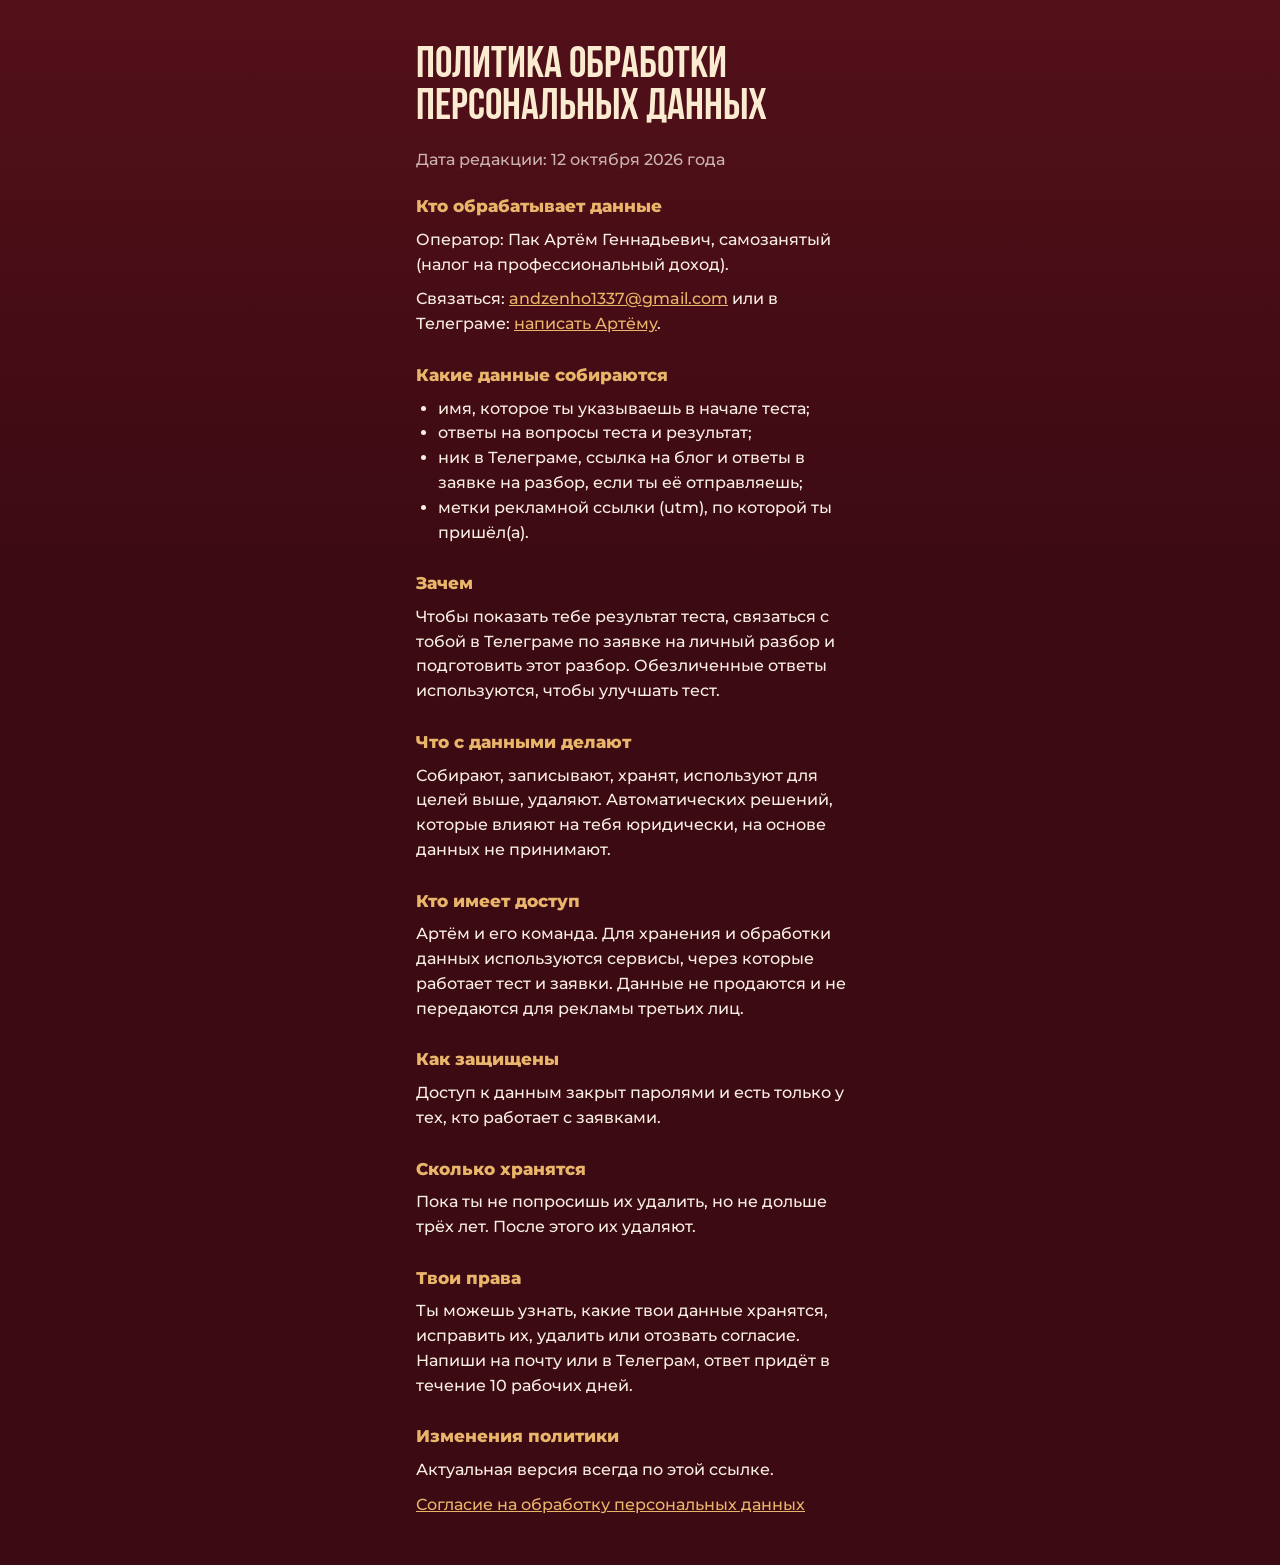
<file: politika.html>
<!doctype html>
<html lang="ru">
<head>
<meta charset="utf-8">
<meta name="viewport" content="width=device-width, initial-scale=1, viewport-fit=cover">
<title>Политика обработки персональных данных</title>
<meta name="robots" content="noindex">
<meta name="theme-color" content="#531019">
<link rel="preconnect" href="https://fonts.googleapis.com">
<link rel="preconnect" href="https://fonts.gstatic.com" crossorigin>
<link rel="stylesheet" href="https://fonts.googleapis.com/css2?family=Montserrat:wght@500;600;700;800&display=swap">
<link rel="stylesheet" href="styles.css?v=14">
</head>
<body>
<div class="wrap"><main class="doc">
<h1>Политика обработки персональных данных</h1>
<p class="doc__date">Дата редакции: 12 октября 2026 года</p>

<h2>Кто обрабатывает данные</h2>
<p>Оператор: Пак Артём Геннадьевич, самозанятый (налог на профессиональный доход).</p>
<p>Связаться: <a href="mailto:andzenho1337@gmail.com">andzenho1337@gmail.com</a> или в Телеграме: <a href="https://t.me/m/8sSjotseZDIy" target="_blank" rel="noopener">написать Артёму</a>.</p>

<h2>Какие данные собираются</h2>
<ul>
<li>имя, которое ты указываешь в начале теста;</li>
<li>ответы на вопросы теста и результат;</li>
<li>ник в Телеграме, ссылка на блог и ответы в заявке на разбор, если ты её отправляешь;</li>
<li>метки рекламной ссылки (utm), по которой ты пришёл(а).</li>
</ul>

<h2>Зачем</h2>
<p>Чтобы показать тебе результат теста, связаться с тобой в Телеграме по заявке на личный разбор и подготовить этот разбор. Обезличенные ответы используются, чтобы улучшать тест.</p>

<h2>Что с данными делают</h2>
<p>Собирают, записывают, хранят, используют для целей выше, удаляют. Автоматических решений, которые влияют на тебя юридически, на основе данных не принимают.</p>

<h2>Кто имеет доступ</h2>
<p>Артём и его команда. Для хранения и обработки данных используются сервисы, через которые работает тест и заявки. Данные не продаются и не передаются для рекламы третьих лиц.</p>

<h2>Как защищены</h2>
<p>Доступ к данным закрыт паролями и есть только у тех, кто работает с заявками.</p>

<h2>Сколько хранятся</h2>
<p>Пока ты не попросишь их удалить, но не дольше трёх лет. После этого их удаляют.</p>

<h2>Твои права</h2>
<p>Ты можешь узнать, какие твои данные хранятся, исправить их, удалить или отозвать согласие. Напиши на почту или в Телеграм, ответ придёт в течение 10 рабочих дней.</p>

<h2>Изменения политики</h2>
<p>Актуальная версия всегда по этой ссылке.</p>

<p class="doc__more"><a href="soglasie.html">Согласие на обработку персональных данных</a></p>
</main></div>
</body>
</html>
</file>
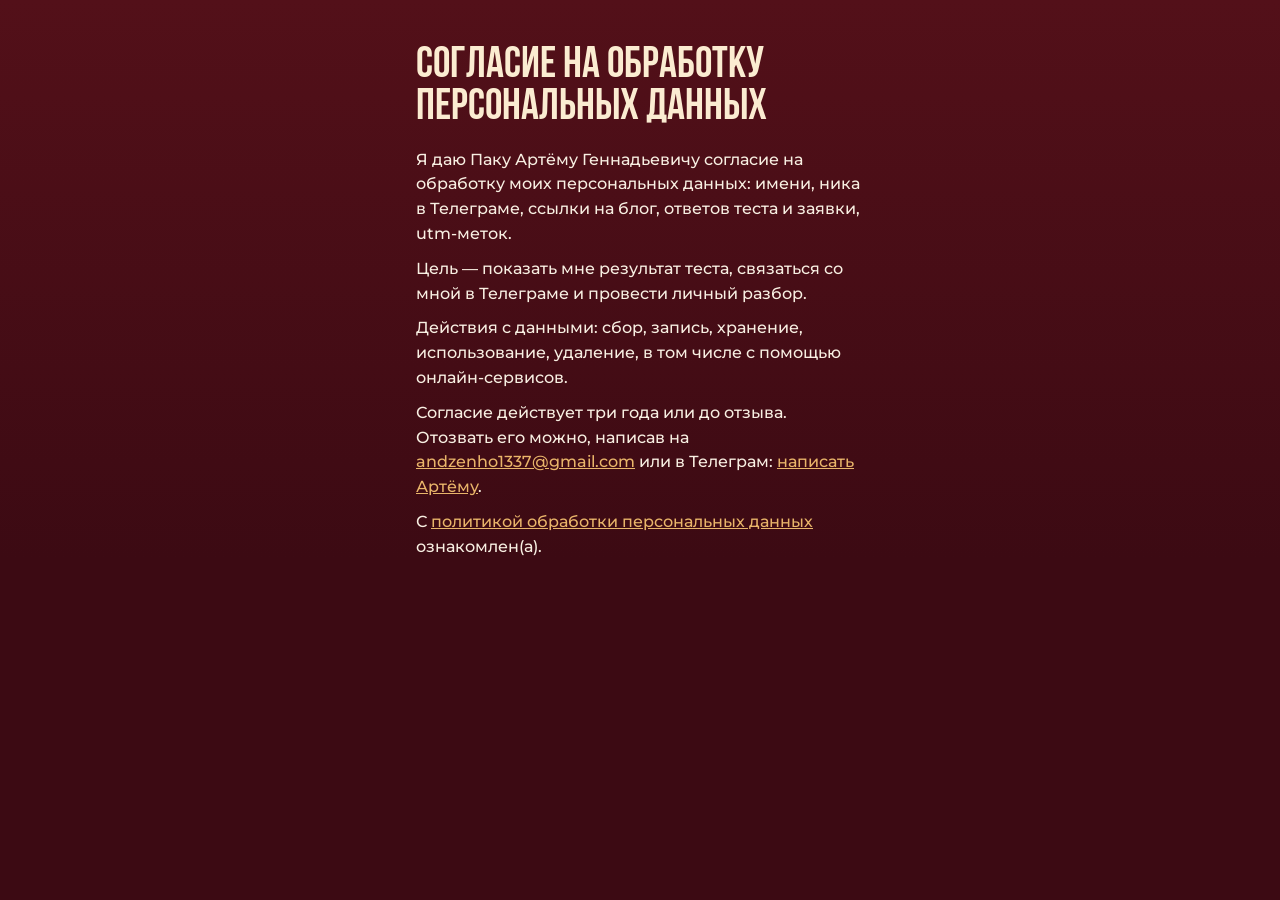
<file: soglasie.html>
<!doctype html>
<html lang="ru">
<head>
<meta charset="utf-8">
<meta name="viewport" content="width=device-width, initial-scale=1, viewport-fit=cover">
<title>Согласие на обработку персональных данных</title>
<meta name="robots" content="noindex">
<meta name="theme-color" content="#531019">
<link rel="preconnect" href="https://fonts.googleapis.com">
<link rel="preconnect" href="https://fonts.gstatic.com" crossorigin>
<link rel="stylesheet" href="https://fonts.googleapis.com/css2?family=Montserrat:wght@500;600;700;800&display=swap">
<link rel="stylesheet" href="styles.css?v=14">
</head>
<body>
<div class="wrap"><main class="doc">
<h1>Согласие на обработку персональных данных</h1>

<p>Я даю Паку Артёму Геннадьевичу согласие на обработку моих персональных данных: имени, ника в Телеграме, ссылки на блог, ответов теста и заявки, utm-меток.</p>
<p>Цель — показать мне результат теста, связаться со мной в Телеграме и провести личный разбор.</p>
<p>Действия с данными: сбор, запись, хранение, использование, удаление, в том числе с помощью онлайн-сервисов.</p>
<p>Согласие действует три года или до отзыва. Отозвать его можно, написав на <a href="mailto:andzenho1337@gmail.com">andzenho1337@gmail.com</a> или в Телеграм: <a href="https://t.me/m/8sSjotseZDIy" target="_blank" rel="noopener">написать Артёму</a>.</p>
<p>С <a href="politika.html">политикой обработки персональных данных</a> ознакомлен(а).</p>
</main></div>
</body>
</html>
</file>
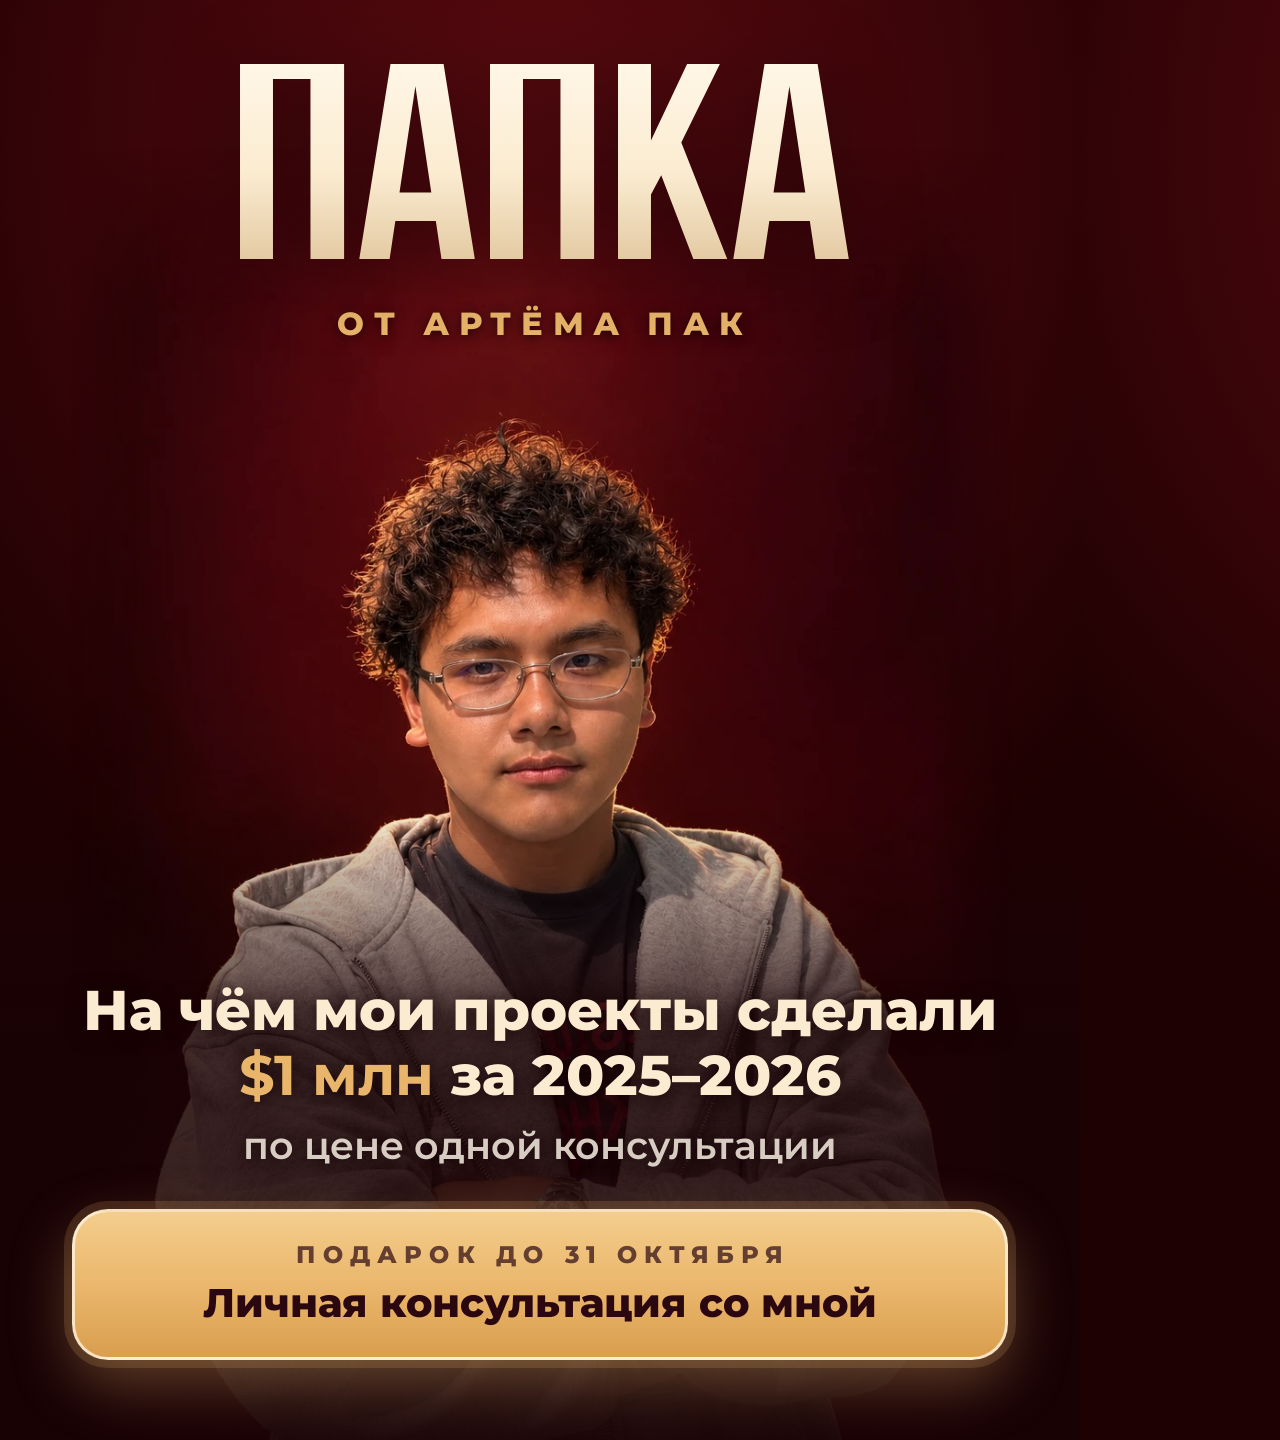
<file: promo/banner-papka-3x4.html>
<!doctype html>
<html lang="ru">
<head>
<meta charset="utf-8">
<title>Баннер ПАПКА 3:4</title>
<!-- Баннер к посту про ПАПКУ: 1080×1440 (3:4). Картинка снимается скриншотом этой страницы в окне 1080×1440.
     Фото на весь баннер, его красный студийный фон и есть фон баннера. Сверху название над головой,
     снизу текст на затемнении. Всё по центру. -->
<link rel="preconnect" href="https://fonts.googleapis.com">
<link href="https://fonts.googleapis.com/css2?family=Montserrat:wght@600;700;800&display=swap" rel="stylesheet">
<style>
  @font-face { font-family: 'Bebas Neue'; font-weight: 700; src: url(../papka/fonts/BebasNeue-Bold.ttf) format('truetype'); }
  :root { --gold: #E9B56A; --gold-hi: #F4CD8C; --cream: #F8EFE2; --hero-ink: #FBECD1; --ink: #2B0810; }
  * { box-sizing: border-box; margin: 0; padding: 0; }
  html, body { width: 1080px; height: 1440px; overflow: hidden; }
  body {
    position: relative;
    display: flex;
    flex-direction: column;
    align-items: center;
    padding: 64px 72px 80px;
    /* продолжение студийного фона над фото: светлее в центре, темнее к краям */
    background: radial-gradient(ellipse 70% 60% at 50% 10%, #5A0A10 0%, #3A0509 55%, #1E0102 100%);
    color: var(--cream);
    font-family: 'Montserrat', system-ui, sans-serif;
    text-align: center;
    -webkit-font-smoothing: antialiased;
    isolation: isolate;
  }
  /* фото на всю ширину, опущено ниже названия; верхний край растворяется в фоне */
  body::before {
    content: '';
    position: absolute;
    inset: 0;
    z-index: -2;
    background: url(img/artem-arms.jpg) 50% 150px / 940px auto no-repeat;
    /* края фото совпадают по цвету с фоном; на всякий случай растворяем и боковые края */
    -webkit-mask-image: linear-gradient(to bottom, transparent 150px, #000 320px), linear-gradient(to right, transparent 70px, #000 150px, #000 930px, transparent 1010px);
    -webkit-mask-composite: source-in;
    mask-image: linear-gradient(to bottom, transparent 150px, #000 320px), linear-gradient(to right, transparent 70px, #000 150px, #000 930px, transparent 1010px);
    mask-composite: intersect;
  }
  /* затемнение снизу под текст */
  body::after {
    content: '';
    position: absolute;
    inset: 0;
    z-index: -1;
    background: linear-gradient(180deg, rgba(24, 2, 5, 0) 0%, rgba(24, 2, 5, 0) 56%, rgba(24, 2, 5, .82) 72%, rgba(24, 2, 5, .94) 100%);
  }
  /* разрядка добавляет пробел после последней буквы; отступ слева на ту же величину возвращает текст в центр */
  .spaced { letter-spacing: .3em; padding-left: .3em; text-transform: uppercase; }

  .title {
    font: 700 300px/.8 'Bebas Neue', Impact, sans-serif;
    background: linear-gradient(180deg, #FFF6E6 0%, var(--hero-ink) 45%, #D8B98C 100%);
    -webkit-background-clip: text;
    background-clip: text;
    color: transparent;
    filter: drop-shadow(0 14px 40px rgba(0, 0, 0, .45));
  }
  .by { margin-top: 0; color: var(--gold); font-size: 32px; font-weight: 800; text-shadow: 0 2px 12px rgba(20, 2, 5, .8); }

  .bottom { margin-top: auto; width: 100%; }
  .lead { color: var(--hero-ink); font-size: 56px; font-weight: 800; line-height: 1.16; text-shadow: 0 3px 20px rgba(20, 2, 5, .9); }
  .lead b { color: var(--gold); }
  .price { margin-top: 14px; color: rgba(248, 239, 226, .85); font-size: 38px; font-weight: 600; text-shadow: 0 2px 14px rgba(20, 2, 5, .9); }
  .gift {
    margin-top: 40px;
    padding: 28px 32px 30px;
    border: 3px solid rgba(255, 246, 227, .75);
    border-radius: 36px;
    background: linear-gradient(180deg, var(--gold-hi), var(--gold) 55%, #D99E4E);
    box-shadow: 0 0 0 8px rgba(233, 181, 106, .16), 0 22px 60px rgba(233, 181, 106, .35);
    color: var(--ink);
  }
  .gift__tag { font-size: 24px; font-weight: 800; opacity: .7; }
  .gift p + p { margin-top: 10px; font-size: 40px; font-weight: 800; line-height: 1.2; }
</style>
</head>
<body>
  <h1 class="title">ПАПКА</h1>
  <p class="by spaced">от&nbsp;Артёма Пак</p>
  <div class="bottom">
    <p class="lead">На&nbsp;чём мои проекты сделали<br><b>$1&nbsp;млн</b> за&nbsp;2025–2026</p>
    <p class="price">по&nbsp;цене одной консультации</p>
    <div class="gift">
      <p class="gift__tag spaced">Подарок до&nbsp;31&nbsp;октября</p>
      <p>Личная консультация со&nbsp;мной</p>
    </div>
  </div>
</body>
</html>
</file>
<file: styles.css>
/* Оформление по лендингу ПАПКИ: бордовый фон, золото, кремовые карточки,
   заголовки высоким узким шрифтом, текст Montserrat. Сначала телефон. */

@font-face {
  font-family: 'Bebas Neue';
  font-weight: 700;
  font-style: normal;
  font-display: swap;
  src: url(fonts/BebasNeue-Bold.ttf) format('truetype');
}

:root {
  --bg: #3C0A13;
  --bg-top: #531019;
  --deep: #2E070C;
  --cream: #F8EFE2;
  --paper: #FFFBF2;
  --hero: #FBECD1;
  --gold: #E9B56A;
  --wine: #8A1226;
  --wine-deep: #751020;
  --ink: #2B0810;
  --soft: rgba(248, 239, 226, .74);
  --line: rgba(233, 181, 106, .32);
  --glass: rgba(255, 255, 255, .08);
  --red: #A3182B;
  --yellow: #DDA23C;
  --green: #5F8B4C;
  --display: 'Bebas Neue', 'Oswald', 'Arial Narrow', Impact, sans-serif;
  --text: 'Montserrat', system-ui, -apple-system, 'Segoe UI', Roboto, Arial, sans-serif;
}

* { box-sizing: border-box; }

html { -webkit-text-size-adjust: 100%; }

body {
  margin: 0;
  min-height: 100vh;
  min-height: 100dvh;
  background: var(--bg) linear-gradient(var(--bg-top), var(--bg) 560px) no-repeat;
  color: var(--cream);
  font: 500 17px/1.5 var(--text);
  -webkit-font-smoothing: antialiased;
  -webkit-tap-highlight-color: transparent;
}

h1, h2, h3, p, ul, figure { margin: 0; padding: 0; }
ul { list-style: none; }
button, input, textarea { font: inherit; color: inherit; }
button { cursor: pointer; }
b { font-weight: 800; }
h1:focus { outline: none; }

:focus-visible { outline: 3px solid var(--hero); outline-offset: 3px; }

.wrap {
  width: 100%;
  max-width: 480px;
  min-height: 100vh;
  min-height: 100dvh;
  margin: 0 auto;
  padding: 0 16px;
  display: flex;
}

.screen {
  flex: 1;
  min-width: 0;
  display: flex;
  flex-direction: column;
  padding: 18px 0 28px;
  animation: in .32s ease both;
}
.screen.is-still { animation: none; }

@keyframes in {
  from { opacity: 0; transform: translateY(12px); }
  to { opacity: 1; transform: none; }
}

.gold { color: var(--gold); }
.noscript { padding: 40px 16px; text-align: center; }

/* ---------- Кнопки ---------- */

.btn {
  display: block;
  width: 100%;
  min-height: 62px;
  padding: 19px 20px;
  border: 0;
  border-radius: 18px;
  background: var(--gold);
  color: var(--ink);
  font: 800 16px/1.2 var(--text);
  letter-spacing: .07em;
  text-transform: uppercase;
  text-align: center;
  text-decoration: none;
  box-shadow: 0 10px 30px rgba(0, 0, 0, .28);
  transition: transform .12s ease, opacity .2s ease, background .2s ease;
}
.btn:hover { background: #F1C27C; }
.btn:active { transform: scale(.98); }
.btn:disabled { opacity: .38; box-shadow: none; cursor: default; }

.textlink {
  align-self: center;
  margin-top: 26px;
  padding: 8px 10px;
  border: 0;
  background: none;
  color: var(--soft);
  font-size: 14px;
  text-decoration: underline;
  text-underline-offset: 4px;
}

.fine {
  margin-top: 14px;
  color: var(--soft);
  font-size: 14px;
  line-height: 1.4;
  text-align: center;
}

/* ---------- Стартовый экран ---------- */

.screen--start { padding-top: 26px; }

.pills {
  display: flex;
  align-items: center;
  gap: 10px;
  margin-bottom: 26px;
}
.pill {
  flex: 1;
  padding: 11px 10px 12px;
  border-radius: 14px;
  background: var(--glass);
  font-size: 14px;
  line-height: 1.3;
  text-align: center;
}
.pill span { display: block; color: var(--soft); }
.pill b { font-weight: 700; }
.pills__dot { width: 8px; height: 8px; border-radius: 50%; background: var(--gold); flex: none; }

.hero {
  color: var(--hero);
  font: 700 clamp(46px, 15vw, 70px)/.92 var(--display);
  letter-spacing: .005em;
  text-transform: uppercase;
  text-align: center;
  text-wrap: balance;
}

.by {
  margin-top: 18px;
  color: var(--gold);
  font-size: 14px;
  font-weight: 700;
  letter-spacing: .34em;
  text-transform: uppercase;
  text-align: center;
}

.lead {
  margin: 18px 0 24px;
  font-size: 17px;
  line-height: 1.45;
  text-align: center;
  text-wrap: pretty;
}
.lead b { display: block; margin-bottom: 6px; color: var(--gold); font-weight: 700; }

/* ---------- Кремовая карточка ---------- */

.sheet {
  margin-top: 22px;
  padding: 24px 18px 22px;
  border-radius: 26px;
  background: var(--cream);
  color: var(--ink);
}
.sheet p { line-height: 1.5; }
.sheet__lead { font-size: 18px; font-weight: 600; }
.sheet__title {
  margin-top: 16px;
  color: var(--wine);
  font: 700 44px/.95 var(--display);
  text-transform: uppercase;
  text-wrap: balance;
}
.sheet__title--ink { margin: 0 0 16px; color: var(--ink); }
.sheet__title--first { margin-top: 0; }

.sheet--sample { margin-top: 34px; padding: 18px 16px 16px; }
.sheet--sample figcaption {
  margin-top: 12px;
  color: #7A6058;
  font-size: 13.5px;
  font-weight: 600;
  text-align: center;
}

.tag {
  display: inline-block;
  align-self: flex-start;
  padding: 8px 13px;
  border: 2px solid var(--gold);
  border-radius: 9px;
  color: var(--gold);
  font-size: 13px;
  font-weight: 800;
  letter-spacing: .1em;
  text-transform: uppercase;
}
.tag--wine { border-color: var(--wine); color: var(--wine); }

.cap {
  margin: 22px 0 8px;
  color: var(--wine);
  font-size: 12.5px;
  font-weight: 800;
  letter-spacing: .13em;
  text-transform: uppercase;
}

/* ---------- Карта проекта ---------- */

.map { display: grid; gap: 8px; }
.map__row {
  display: grid;
  grid-template-columns: 96px 1fr 46px;
  align-items: center;
  gap: 10px;
  padding: 7px 10px;
  border: 2px solid transparent;
  border-radius: 14px;
}
.map__row.is-main {
  grid-template-columns: 1fr 46px;
  grid-template-areas: 'name score' 'track track';
  row-gap: 8px;
  padding: 10px 10px 12px;
  border-color: var(--wine);
  background: var(--paper);
}
.map__row.is-main .map__name { grid-area: name; }
.map__row.is-main .map__track { grid-area: track; }
.map__row.is-main .map__score { grid-area: score; }
.map__name { font-size: 15px; font-weight: 700; line-height: 1.2; }
.map__tag {
  display: inline-block;
  margin-left: 8px;
  padding: 3px 8px 4px;
  border-radius: 7px;
  background: var(--wine);
  color: var(--paper);
  font-size: 11.5px;
  font-style: normal;
  font-weight: 700;
  letter-spacing: .03em;
  vertical-align: 1px;
}
.map__track { display: block; height: 14px; border-radius: 7px; background: #E6D8C2; overflow: hidden; }
.map__track i { display: block; height: 100%; border-radius: 7px; }
.map__track .is-red { background: var(--red); }
.map__track .is-yellow { background: var(--yellow); }
.map__track .is-green { background: var(--green); }
.map__score { font: 700 26px/1 var(--display); text-align: right; }
.map__score small { font-size: 16px; opacity: .55; }

/* ---------- Шапка вопроса ---------- */

.top {
  display: grid;
  grid-template-columns: 44px 1fr;
  align-items: center;
  gap: 12px 12px;
  margin-bottom: 26px;
}
.top--plain { margin-bottom: 14px; }
.back {
  width: 44px;
  height: 44px;
  display: grid;
  place-items: center;
  border: 0;
  border-radius: 14px;
  background: var(--glass);
  color: var(--cream);
}
.back:active { transform: scale(.94); }
.top__meta { display: flex; flex-direction: column; min-width: 0; line-height: 1.25; }
.top__block {
  color: var(--gold);
  font-size: 12.5px;
  font-weight: 800;
  letter-spacing: .14em;
  text-transform: uppercase;
}
.top__name { font-size: 15.5px; font-weight: 700; }
.bar {
  grid-column: 1 / -1;
  height: 6px;
  border-radius: 3px;
  background: rgba(255, 255, 255, .13);
  overflow: hidden;
}
.bar i { display: block; height: 100%; border-radius: 3px; background: var(--gold); transition: width .35s ease; }

/* ---------- Вопрос ---------- */

.q { flex: 1; display: flex; flex-direction: column; }
.q__title {
  font-size: 25px;
  font-weight: 800;
  line-height: 1.2;
  text-wrap: balance;
}
.q__hint {
  margin-top: 10px;
  color: var(--gold);
  font-size: 14.5px;
  font-weight: 600;
  line-height: 1.35;
}
.q__hint.is-warn { animation: shake .35s ease; }
.q__err { margin-top: 10px; color: #FFB9A8; font-size: 14.5px; font-weight: 600; line-height: 1.35; }
.field.is-bad { border-color: #FF9C88; }
.field:disabled { opacity: .45; }
@keyframes shake {
  25% { transform: translateX(-5px); }
  75% { transform: translateX(5px); }
}

.bubble {
  align-self: flex-start;
  margin-bottom: 16px;
  padding: 9px 14px 10px;
  border-radius: 14px 14px 14px 4px;
  background: var(--gold);
  color: var(--ink);
  font-size: 14.5px;
  font-weight: 700;
  line-height: 1.3;
}

.opts { display: grid; gap: 10px; margin-top: 22px; }
.opt {
  display: flex;
  align-items: flex-start;
  gap: 14px;
  width: 100%;
  min-height: 62px;
  padding: 14px 16px 14px 13px;
  border: 0;
  border-radius: 18px;
  background: var(--paper);
  color: var(--ink);
  font-size: 16.5px;
  font-weight: 600;
  line-height: 1.3;
  text-align: left;
  box-shadow: 0 0 0 0 var(--gold);
  transition: box-shadow .15s ease, transform .12s ease, background .15s ease;
}
.opt:active { transform: scale(.985); }
/* кружок стоит у первой строки: текст опущен на полвысоты кружка минус полстроки */
.opt__text { padding-top: 6px; padding-bottom: 6px; min-width: 0; overflow-wrap: break-word; }
.opt__mark {
  flex: none;
  width: 34px;
  height: 34px;
  display: grid;
  place-items: center;
  border-radius: 50%;
  background: #EFE2CD;
  color: transparent;
  transition: background .15s ease, color .15s ease;
}
.opts--many .opt__mark { border-radius: 10px; }
.opt.is-on { background: #FFF6E3; box-shadow: 0 0 0 3px var(--gold); }
.opt.is-on .opt__mark { background: var(--wine); color: var(--paper); }
@media (hover: hover) {
  .opt:hover { background: #FFF6E3; }
}

.field {
  display: block;
  width: 100%;
  margin-top: 22px;
  padding: 18px 16px;
  border: 2px solid transparent;
  border-radius: 16px;
  background: var(--paper);
  color: var(--ink);
  font-size: 17px;
  font-weight: 600;
  line-height: 1.35;
  outline: none;
  transition: border-color .15s ease;
}
.field::placeholder { color: #A8948A; font-weight: 500; }
.field:focus { border-color: var(--gold); }
.field--other { margin-top: 12px; }
textarea.field { resize: vertical; min-height: 96px; }

.foot {
  position: sticky;
  bottom: 0;
  z-index: 2;
  margin-top: auto;
  padding: 26px 0 calc(16px + env(safe-area-inset-bottom));
  background: linear-gradient(rgba(60, 10, 19, 0), var(--bg) 34%);
}
.screen--q, .screen--insight, .screen--case { padding-bottom: 0; }

/* ---------- Промежуточный вывод ---------- */

.insight { flex: 1; display: flex; flex-direction: column; justify-content: center; padding: 8px 0 24px; }
.insight__text {
  margin-top: 20px;
  font-size: 25px;
  font-weight: 700;
  line-height: 1.32;
  text-wrap: pretty;
}

/* ---------- Кейс ---------- */

.case { display: flex; flex-direction: column; margin: auto 0; padding: 0 0 22px; }
.case__who { margin-top: 14px; font-size: 26px; font-weight: 800; line-height: 1.18; text-wrap: balance; }

/* «было → стало»: кремовая половина сверху, бордовая снизу */
.duo { margin-top: 18px; border-radius: 26px; overflow: hidden; box-shadow: 0 18px 40px rgba(0, 0, 0, .32); }
.duo__from { padding: 18px 20px 26px; background: var(--cream); color: var(--ink); }
.duo__to { position: relative; padding: 28px 20px 20px; background: var(--wine-deep); color: var(--hero); }
.duo__label {
  display: block;
  font-size: 12.5px;
  font-weight: 800;
  letter-spacing: .13em;
  line-height: 1.35;
  text-transform: uppercase;
}
.duo__from .duo__label { color: var(--wine); }
.duo__to .duo__label { padding-right: 56px; color: var(--gold); }
.duo__num { display: block; font-family: var(--display); font-weight: 700; text-transform: uppercase; white-space: nowrap; }
.duo__from .duo__num { margin-top: 4px; font-size: 62px; line-height: .95; }
.duo__to .duo__num { margin-top: 6px; font-size: clamp(64px, 21.5vw, 96px); line-height: .92; }
.duo__arrow {
  position: absolute;
  top: 0;
  right: 20px;
  width: 48px;
  height: 48px;
  display: grid;
  place-items: center;
  border: 4px solid var(--wine-deep);
  border-radius: 50%;
  background: var(--gold);
  color: var(--ink);
  transform: translateY(-50%);
}

/* скрин-доказательство */
.shot { margin-top: 12px; padding: 10px; border-radius: 20px; background: var(--cream); }
.shot img { display: block; max-width: 100%; height: auto; margin: 0 auto; border-radius: 12px; }
.shot img + img { margin-top: 6px; }
.shot figcaption { margin-top: 8px; color: #7A6058; font-size: 13.5px; font-weight: 700; text-align: center; }

.case__text + .case__text { margin-top: 12px; }
.case__text + .shot { margin-top: 18px; }
.case__text {
  margin-top: 18px;
  font-size: 17px;
  font-weight: 500;
  line-height: 1.5;
  text-wrap: pretty;
}

/* ---------- Экран «Карта смыслов» ---------- */

.screen--show { padding-bottom: 0; }
.show { display: flex; flex-direction: column; margin: auto 0; padding: 0 0 22px; }
.show__title { margin-top: 14px; font-size: 26px; font-weight: 800; line-height: 1.18; text-wrap: balance; }

/* перерисованный экран рабочего инструмента: свои тёмно-синие цвета */
.smap { padding: 12px 12px 14px; border-radius: 12px; background: #131824; color: #E8EBF2; }
.smap i { display: inline-block; width: 7px; height: 7px; border-radius: 50%; }
.smap .d-out { background: #7BE29C; }
.smap .d-work { background: #FF9372; }
.smap .d-work2 { background: #A78BFA; }
.smap .d-stock { background: #8B90A0; }
.smap__tabs { display: flex; gap: 14px; padding-bottom: 9px; border-bottom: 1px solid #262D3D; color: #8B90A0; font-size: 12px; font-weight: 600; }
.smap__tabs .is-on { position: relative; color: #fff; }
.smap__tabs .is-on::after { content: ''; position: absolute; left: 0; right: 0; bottom: -10px; height: 2px; background: #8FA8FF; }
.smap__total { margin-top: 14px; font-size: 15px; font-weight: 800; }
.smap__chips { display: flex; flex-wrap: wrap; gap: 6px; margin-top: 8px; }
.chip { display: inline-block; padding: 3px 9px 4px; border-radius: 8px; font-size: 11.5px; font-weight: 700; line-height: 1.3; white-space: nowrap; }
.chip--green { background: #173A2A; color: #86E3A6; }
.chip--amber { background: #3D2F13; color: #F1BC62; }
.chip--red { background: #40201C; color: #FF9A86; }
.chip--blue { background: #1F2B5E; color: #9DB2FF; }
.chip--purple { background: #2C2452; color: #BBA6FF; }
.chip--teal { background: #123A3A; color: #6FE0D0; }
.chip--pink { background: #47202F; color: #FF8FAE; }
.chip--gray { background: #262C3A; color: #A4AABA; }
.chip--wrap { white-space: normal; }

/* день контент-плана */
.splan__week { margin-top: 14px; padding: 10px 11px 11px; border: 1px solid #262D3D; border-radius: 12px; background: #171D2A; }
.splan__week b { display: block; font-size: 13px; font-weight: 700; line-height: 1.35; }
.splan__week span { display: block; margin-top: 4px; color: #8B90A0; font-size: 11.5px; font-weight: 600; }
.splan__day { margin-top: 14px; color: #A4AABA; font-size: 11.5px; font-weight: 800; letter-spacing: .1em; text-transform: uppercase; }
.splan__rows { display: grid; gap: 6px; margin-top: 8px; }
.splan__row { display: flex; gap: 10px; padding: 10px 10px 11px; border: 1px solid #262D3D; border-left: 3px solid #8B90A0; border-radius: 12px; background: #171D2A; }
.splan__row.is-blue { border-left-color: #8FA8FF; }
.splan__row.is-teal { border-left-color: #6FE0D0; }
.splan__row.is-purple { border-left-color: #A78BFA; }
.splan__row.is-green { border-left-color: #7BE29C; }
.splan__row.is-pink { border-left-color: #FF8FAE; }
.splan__time { flex: none; width: 40px; padding-top: 1px; color: #C9CEDA; font: 600 12.5px/1.3 ui-monospace, SFMono-Regular, Menlo, monospace; }
.splan__body { min-width: 0; }
.splan__title { display: block; font-size: 13.5px; font-weight: 700; line-height: 1.3; }
.splan__meta { display: flex; flex-wrap: wrap; gap: 5px; margin-top: 7px; }
.splan__covers { display: flex; flex-wrap: wrap; gap: 5px; margin-top: 10px; padding-top: 9px; border-top: 1px solid #262D3D; }
.splan__covers > span:first-child { flex-basis: 100%; color: #8B90A0; font-size: 10.5px; font-weight: 800; letter-spacing: .1em; text-transform: uppercase; }
.smap__legend { display: flex; flex-wrap: wrap; gap: 4px 14px; margin-top: 12px; color: #A4AABA; font-size: 11.5px; font-weight: 600; }
.smap__legend i { margin-right: 4px; }
.smap__layer { margin-top: 16px; }
.smap__rows { margin-top: 7px; padding: 0 11px; border: 1px solid #262D3D; border-radius: 12px; background: #171D2A; }
.smap__rows li { display: flex; align-items: center; justify-content: space-between; gap: 10px; min-height: 40px; padding: 8px 0; }
.smap__rows li + li { border-top: 1px solid #262D3D; }
.smap__name { font-size: 13.5px; font-weight: 700; line-height: 1.25; }
.smap__dots { flex: none; display: flex; flex-wrap: wrap; justify-content: flex-end; gap: 4px; max-width: 106px; }
.smap__more { margin-top: 12px; color: #8B90A0; font-size: 11.5px; font-weight: 600; line-height: 1.35; text-align: center; }

/* ---------- Загрузка ---------- */

.screen--loading { justify-content: center; padding-bottom: 12vh; }
.loading__title {
  color: var(--hero);
  font: 700 clamp(44px, 13vw, 58px)/.95 var(--display);
  text-transform: uppercase;
  text-align: center;
  text-wrap: balance;
}
.loading__list { display: grid; gap: 12px; width: 210px; margin: 34px auto 0; }
.loading__list li {
  display: flex;
  align-items: center;
  gap: 14px;
  font-size: 18px;
  font-weight: 700;
  opacity: 0;
  animation: in .35s ease forwards;
}

.tick {
  flex: none;
  width: 28px;
  height: 28px;
  display: grid;
  place-items: center;
  border-radius: 8px;
  background: var(--gold);
  color: var(--ink);
}
.tick--big { width: 64px; height: 64px; border-radius: 18px; margin: 0 auto 26px; }
.tick--big svg { width: 34px; height: 34px; }

/* ---------- Результат ---------- */

.screen--result { padding-top: 34px; }

.title {
  color: var(--hero);
  font: 700 clamp(48px, 14.6vw, 68px)/.92 var(--display);
  text-transform: uppercase;
  text-align: center;
  text-wrap: balance;
  overflow-wrap: anywhere;
}
.title--sm { font-size: clamp(44px, 13vw, 58px); margin-bottom: 4px; }

/* блок потенциала: главная цифра экрана */
.potential {
  margin-top: 26px;
  padding: 22px 18px 18px;
  border: 1px solid var(--line);
  border-radius: 24px;
  background: var(--deep);
  text-align: center;
}
.potential__now { font-size: 17px; font-weight: 600; line-height: 1.4; text-wrap: balance; }
.potential__now b { color: var(--gold); white-space: nowrap; }
.potential__can { margin-top: 14px; font-size: 19px; font-weight: 700; line-height: 1.35; text-wrap: balance; }
.potential__can b {
  display: block;
  margin: 6px 0 2px;
  color: var(--gold);
  font: 700 clamp(60px, 19vw, 84px)/.95 var(--display);
  white-space: nowrap;
}
.potential__usd { display: block; color: var(--hero); font-size: 20px; font-weight: 800; white-space: nowrap; }
.potential small {
  display: block;
  margin-top: 14px;
  padding-top: 13px;
  border-top: 1px dashed var(--line);
  color: var(--soft);
  font-size: 13px;
  line-height: 1.4;
}
.potential--path .potential__now { font-size: 19px; }

.stage { margin-top: 34px; text-align: center; }
.stamp {
  position: relative;
  display: flex;
  flex-direction: column;
  align-items: center;
  margin: 0 6px;
  padding: 26px 16px 24px;
  border-radius: 16px;
  background: var(--wine-deep);
  transform: rotate(-2.2deg);
  box-shadow: 0 16px 34px rgba(0, 0, 0, .3);
}
.stamp::before {
  content: '';
  position: absolute;
  inset: 9px;
  border: 2px dashed rgba(251, 236, 209, .7);
  border-radius: 10px;
  pointer-events: none;
}
.stamp__label {
  color: var(--gold);
  font-size: 12.5px;
  font-weight: 800;
  letter-spacing: .26em;
  text-transform: uppercase;
}
.stamp__name {
  margin-top: 8px;
  color: var(--hero);
  font: 700 clamp(40px, 12vw, 52px)/.95 var(--display);
  text-transform: uppercase;
  text-wrap: balance;
}
.stage__text { margin-top: 28px; font-size: 18px; font-weight: 600; line-height: 1.42; text-wrap: pretty; }
.stage__next { margin-top: 12px; color: var(--gold); font-size: 16px; font-weight: 600; line-height: 1.42; text-wrap: pretty; }

.screen--result .sheet { margin-top: 34px; }

.quotes { display: grid; gap: 8px; }
.quotes li {
  padding: 12px 14px 13px;
  border: 1px solid #E8D8BC;
  border-radius: 14px;
  background: var(--paper);
}
.quotes__q { display: block; color: #7A6058; font-size: 13.5px; font-weight: 600; line-height: 1.3; }
.quotes__a { display: block; margin-top: 4px; font-size: 16.5px; font-weight: 700; line-height: 1.3; }

.figure {
  margin-top: 22px;
  padding: 20px 18px 18px;
  border-radius: 18px;
  background: var(--bg);
  color: var(--cream);
}
.figure p { font-size: 19px; font-weight: 600; line-height: 1.36; text-wrap: pretty; }
.figure b { color: var(--gold); white-space: nowrap; }
.figure small {
  display: block;
  margin-top: 12px;
  padding-top: 12px;
  border-top: 1px dashed var(--line);
  color: var(--soft);
  font-size: 13px;
  line-height: 1.4;
}

.second {
  margin-top: 16px;
  padding: 18px 18px 19px;
  border: 1px solid var(--line);
  border-radius: 20px;
  background: var(--deep);
  font-size: 16.5px;
  line-height: 1.42;
}
.second b { color: var(--gold); font-weight: 700; }

.strong { margin-top: 38px; }
.h2 {
  color: var(--hero);
  font: 700 44px/.95 var(--display);
  text-transform: uppercase;
  text-align: center;
}
.checks { display: grid; gap: 14px; margin-top: 20px; }
.checks li { display: flex; gap: 14px; font-size: 17px; font-weight: 600; line-height: 1.38; }
.checks .tick { margin-top: -1px; }

.cta { margin-top: 38px; }
.cta__text { margin-bottom: 22px; font-size: 18px; font-weight: 600; line-height: 1.45; text-align: center; text-wrap: pretty; }

/* ---------- Заявка ---------- */

.form { display: grid; gap: 22px; margin-top: 20px; }
.form label { display: block; }
.form__label { display: block; font-size: 16.5px; font-weight: 700; line-height: 1.3; }
.form__label em { color: var(--soft); font-size: 13.5px; font-style: normal; font-weight: 500; white-space: nowrap; }
.form .field { margin-top: 10px; }
.form__err { margin-top: 8px; color: #FFB9A8; font-size: 14.5px; font-weight: 600; }
.form__row.is-bad .field { border-color: #FF9C88; }
.form .btn { margin-top: 4px; }

.scale { display: grid; grid-template-columns: repeat(5, 1fr); gap: 8px; margin-top: 12px; }
.scale__b {
  height: 54px;
  border: 0;
  border-radius: 14px;
  background: var(--glass);
  color: var(--cream);
  font: 700 28px/1 var(--display);
  transition: background .15s ease, color .15s ease;
}
.scale__b.is-on { background: var(--gold); color: var(--ink); }
.scale__ends { display: flex; justify-content: space-between; margin-top: 8px; color: var(--soft); font-size: 13.5px; }

.consent { display: flex !important; align-items: flex-start; gap: 12px; font-size: 15px; line-height: 1.4; cursor: pointer; }
.consent input { position: absolute; opacity: 0; width: 1px; height: 1px; }
.consent__box {
  flex: none;
  width: 28px;
  height: 28px;
  display: grid;
  place-items: center;
  border: 2px solid var(--gold);
  border-radius: 8px;
  color: transparent;
}
.consent input:checked + .consent__box { background: var(--gold); color: var(--ink); }
.consent input:focus-visible + .consent__box { outline: 3px solid var(--hero); outline-offset: 3px; }
.consent a { color: var(--gold); text-underline-offset: 3px; }
.consent--mini { margin-top: 12px; align-items: center; }
.consent--mini .consent__box { width: 24px; height: 24px; border-radius: 7px; }

/* ---------- Спасибо ---------- */

.screen--thanks { justify-content: center; padding-bottom: 10vh; }
.screen--thanks .lead { margin: 20px 0 28px; }

/* ---------- Политика ---------- */

.doc { padding: 34px 0 48px; }
.doc h1 { color: var(--hero); font: 700 44px/.95 var(--display); text-transform: uppercase; }
.doc h2 { margin: 26px 0 8px; color: var(--gold); font-size: 17px; font-weight: 800; }
.doc p, .doc li { font-size: 16px; line-height: 1.55; }
.doc p + p { margin-top: 10px; }
.doc ul { list-style: disc; padding-left: 22px; }
.doc a { color: var(--gold); }
.doc__date { margin-top: 10px; color: var(--soft); font-size: 14px; }
.doc__more { margin-top: 28px; }
.doc h1 + p { margin-top: 18px; }
.doc__date + h2 { margin-top: 22px; }

@media (min-width: 560px) {
  .wrap { padding-top: 12px; }
}

@media (prefers-reduced-motion: reduce) {
  .screen, .loading__list li, .q__hint.is-warn { animation: none; opacity: 1; }
  .btn, .opt, .bar i { transition: none; }
}
</file>
<file: papka/styles.css>
/* ПАПКА от Артёма Пак.
   Цвета — палитра ПАПКИ (бордовый, золото, крем). Первый экран и кнопки — по образцу
   менторства Пырикова: огромное слово, имя прописью, светящаяся кнопка-капсула.
   Сначала телефон. */

@font-face {
  font-family: 'Bebas Neue';
  font-weight: 700;
  font-style: normal;
  font-display: swap;
  src: url(fonts/BebasNeue-Bold.ttf) format('truetype');
}

:root {
  --wine-top: #531019;
  --wine: #3C0A13;      /* основной тёмный фон */
  --deep: #2A080E;      /* самый тёмный фон */
  --accent: #8A1226;    /* бордовый акцент на светлом */
  --gold: #E9B56A;      /* единственный яркий акцент на тёмном */
  --gold-hi: #F4CD8C;
  --cream: #F8EFE2;     /* светлые экраны */
  --paper: #FFFBF2;     /* карточки */
  --hero-ink: #FBECD1;
  --ink: #2B0810;
  --soft: rgba(248, 239, 226, .74);
  --line: rgba(233, 181, 106, .3);
  --display: 'Bebas Neue', 'Oswald', 'Arial Narrow', Impact, sans-serif;
  --text: 'Montserrat', system-ui, -apple-system, 'Segoe UI', Roboto, Arial, sans-serif;
  --radius: 22px;
  /* Отступы: одна сетка, всё кратно 8 (и 12 для тесных пар).
     Чем ближе по смыслу, тем меньше отступ: подпись к своему заголовку 12, текст к заголовку 16,
     блок к тексту 32, новая часть внутри экрана 48–64, экран от экрана --sec-pad */
  --s1: 8px;
  --s2: 12px;
  --s3: 16px;
  --s4: 24px;
  --s5: 32px;
  --s6: 48px;
  --s7: 64px;
  --sec-pad: 64px;
  --overlap: 34px;  /* насколько экран наезжает на предыдущий скруглённым краем */
}

* { box-sizing: border-box; }
html { -webkit-text-size-adjust: 100%; scroll-padding-top: 12px; }
@media (prefers-reduced-motion: no-preference) { html { scroll-behavior: smooth; } }

body {
  margin: 0;
  background: var(--wine);
  color: var(--cream);
  font: 500 17px/1.5 var(--text);
  -webkit-font-smoothing: antialiased;
}
h1, h2, h3, p, ul, ol, dl, dd, figure { margin: 0; padding: 0; }
/* без переносов по слогам: на узком экране они мешают читать; кавычка в начале строки висит за краем */
p, li, dd { hanging-punctuation: first; text-wrap: pretty; }
.stats, .ladder, .fact, .projects, .fits b { font-variant-numeric: lining-nums tabular-nums; }
ul, ol { list-style: none; }
b, strong { font-weight: 800; }
a { color: inherit; }
img { display: block; max-width: 100%; height: auto; }
:focus-visible { outline: 3px solid var(--gold); outline-offset: 3px; }
.sr-only { position: absolute; width: 1px; height: 1px; overflow: hidden; clip-path: inset(50%); white-space: nowrap; }

.wrap { width: min(100% - 32px, 620px); margin-inline: auto; }
.gold { color: var(--gold); }

/* ---------- Кнопки ---------- */

.btn {
  display: flex;
  align-items: center;
  justify-content: center;
  width: 100%;
  min-height: 72px;
  padding: 20px 24px;
  border-radius: 24px;
  font: 800 17px/1.2 var(--text);
  letter-spacing: .08em;
  text-transform: uppercase;
  text-align: center;
  text-decoration: none;
  transition: transform .15s ease, box-shadow .25s ease, filter .25s ease;
}
.btn:active { transform: scale(.98); }
/* капсула с светлой кромкой и свечением, как у Пырикова, но в золоте */
.btn--glow {
  border: 2px solid rgba(255, 246, 227, .75);
  background: linear-gradient(180deg, var(--gold-hi), var(--gold) 55%, #D99E4E);
  color: var(--ink);
  box-shadow: 0 0 0 5px rgba(233, 181, 106, .16), 0 14px 44px rgba(233, 181, 106, .45), inset 0 1px 0 rgba(255, 255, 255, .6);
}
.btn--glow:hover { filter: brightness(1.05); box-shadow: 0 0 0 6px rgba(233, 181, 106, .22), 0 16px 54px rgba(233, 181, 106, .6), inset 0 1px 0 rgba(255, 255, 255, .6); }
.btn--line { border: 2px solid var(--gold); color: var(--cream); }
.btn--line:hover { background: rgba(233, 181, 106, .1); }
.btn--mt { margin-top: var(--s5); }

/* ---------- 1. Первый экран ---------- */

.hero {
  position: relative;
  min-height: 100vh;
  min-height: 100svh;
  display: flex;
  overflow: hidden;
  background: linear-gradient(var(--wine-top), var(--wine));
  isolation: isolate;
}
/* Фото на телефоне: текст сверху, под ним фото, кнопка наезжает на низ фото.
   Обёртка текста раскрывается, чтобы фото встало между текстом и кнопкой */
.hero__bg {
  position: relative;
  z-index: -1;
  order: 1;
  height: clamp(380px, 112vw, 480px);
  margin: -80px calc(50% - 50vw) 0;
  background: url(img/hero.jpg) center 22% / cover no-repeat;
  -webkit-mask-image: linear-gradient(to bottom, transparent 0, #000 18%, #000 72%, transparent 100%);
  mask-image: linear-gradient(to bottom, transparent 0, #000 18%, #000 72%, transparent 100%);
}
.hero__foot { display: contents; }
.hero__foot .btn { order: 2; position: relative; margin-top: -84px; }
.hero__in { display: flex; flex-direction: column; padding: var(--s3) 0 calc(var(--overlap) + var(--s5)); }

.pills { display: flex; align-items: stretch; gap: 8px; }
.pill {
  flex: 1;
  padding: 10px 10px 11px;
  border-radius: 14px;
  background: rgba(255, 255, 255, .08);
  -webkit-backdrop-filter: blur(6px);
  backdrop-filter: blur(6px);
  font-size: 13px;
  font-weight: 700;
  line-height: 1.3;
  text-align: center;
}
.pill span { display: block; color: var(--soft); font-weight: 500; }
.pills__dot { align-self: center; flex: none; width: 7px; height: 7px; border-radius: 50%; background: var(--gold); }

.hero__title {
  margin-top: var(--s5);
  font: 700 clamp(132px, 41vw, 300px)/.8 var(--display);
  letter-spacing: .01em;
  text-align: center;
  background: linear-gradient(180deg, #FFF6E6 0%, var(--hero-ink) 45%, #D8B98C 100%);
  -webkit-background-clip: text;
  background-clip: text;
  color: transparent;
  filter: drop-shadow(0 10px 30px rgba(0, 0, 0, .35));
}
.hero__by {
  margin-top: var(--s3);
  color: var(--gold);
  font-size: clamp(15px, 4.2vw, 20px);
  font-weight: 800;
  letter-spacing: .34em;
  text-transform: uppercase;
  text-align: center;
  text-shadow: 0 2px 10px rgba(30, 4, 9, .85);
}
.hero__foot { margin-top: auto; text-align: center; }
.hero__lead { margin-top: var(--s5); font-size: 19px; font-weight: 700; line-height: 1.38; text-wrap: balance; text-shadow: 0 2px 14px rgba(30, 4, 9, .8); }
.hero__note { margin: var(--s2) 0 0; color: var(--soft); font-size: 15px; text-shadow: 0 2px 10px rgba(30, 4, 9, .8); }
.hero__note b { color: var(--gold); }

/* ---------- Экраны ---------- */

.sec { position: relative; padding: calc(var(--overlap) + var(--sec-pad)) 0; }
.sec--light { background: var(--cream); color: var(--ink); }
.sec--dark { background: var(--wine); }
.sec--deep { background: var(--deep); }
/* светлые и тёмные экраны идут по очереди, каждый наезжает на предыдущий скруглённым краем */
main > .sec { margin-top: calc(-1 * var(--overlap)); border-radius: var(--overlap) var(--overlap) 0 0; z-index: 1; }
.sec--last { padding-bottom: var(--sec-pad); }

.h2 {
  font: 700 clamp(52px, 14.5vw, 88px)/.92 var(--display);
  text-transform: uppercase;
  letter-spacing: .005em;
  text-wrap: balance;
}
.h2--center { text-align: center; }
/* «ПАПКА —» — первое слово после первого экрана, крупнее остальных заголовков; строка шириной 3,27 em, размер подогнан под ширину экрана */
.h2--xl { font-size: min(180px, calc((100vw - 32px) / 3.3)); line-height: .86; white-space: nowrap; }
.h2--mt { margin-top: var(--s7); }
.sec--light .h2 { color: var(--ink); }
.h2 .ink { color: var(--accent); }

.eyebrow {
  margin-bottom: var(--s2);
  color: var(--gold);
  font-size: 13px;
  font-weight: 800;
  letter-spacing: .34em;
  text-transform: uppercase;
  text-align: center;
}
.eyebrow--left { text-align: left; }

.lead { margin-top: var(--s3); font-size: 18px; line-height: 1.5; text-wrap: pretty; }
.lead mark { background: none; color: var(--accent); font-weight: 800; }
.lead--light { color: var(--cream); font-size: 19px; }
.sub { margin: var(--s3) auto 0; max-width: 30ch; color: var(--soft); font-size: 17px; text-align: center; text-wrap: balance; }

.label {
  display: inline-block;
  margin-top: var(--s4);
  padding: 9px 14px;
  border: 2px solid var(--accent);
  border-radius: 10px;
  color: var(--accent);
  font-size: 13px;
  font-weight: 800;
  letter-spacing: .1em;
  text-transform: uppercase;
}
.label--fill { margin-top: 0; border-color: var(--accent); background: var(--accent); color: var(--paper); }
.label--gold { margin-top: 0; border-color: var(--gold); color: var(--gold); }
.label--wine { border-color: var(--accent); color: var(--accent); }
.label--mt { margin-top: var(--s6); }

/* Списки с галочками */
.checks { display: grid; gap: var(--s2); margin-top: var(--s3); }
.checks li { position: relative; padding-left: 40px; font-size: 17px; line-height: 1.42; }
.checks li::before {
  content: '';
  position: absolute;
  left: 0;
  top: 1px;
  width: 26px;
  height: 26px;
  border-radius: 8px;
  background: var(--accent) url("data:image/svg+xml,%3Csvg xmlns='http://www.w3.org/2000/svg' viewBox='0 0 24 24'%3E%3Cpath d='M5 12.5l4.5 4.5L19 7.5' fill='none' stroke='%23FFFBF2' stroke-width='3.2' stroke-linecap='round' stroke-linejoin='round'/%3E%3C/svg%3E") center / 16px no-repeat;
}
.checks--gold li::before {
  background: var(--gold) url("data:image/svg+xml,%3Csvg xmlns='http://www.w3.org/2000/svg' viewBox='0 0 24 24'%3E%3Cpath d='M5 12.5l4.5 4.5L19 7.5' fill='none' stroke='%232B0810' stroke-width='3.2' stroke-linecap='round' stroke-linejoin='round'/%3E%3C/svg%3E") center / 16px no-repeat;
}

/* ---------- 2. Схема: разовые запуски → выручка каждый месяц ---------- */

.compare {
  display: grid;
  grid-template-columns: 1fr auto 1fr;
  align-items: end;
  gap: var(--s2);
  margin-top: var(--s5);
  padding: var(--s4) var(--s3) var(--s3);
  border: 2px solid #E8D8BC;
  border-radius: var(--radius);
  background: var(--paper);
}
.compare__side figcaption, .compare__side { text-align: center; }
.compare__side figcaption { margin-top: var(--s1); color: #8A746A; font-size: 13.5px; font-weight: 700; line-height: 1.25; }
.compare__side--on figcaption { color: var(--accent); }
.compare__arrow { align-self: center; color: var(--accent); font: 700 34px/1 var(--display); }
.bars { display: flex; align-items: flex-end; justify-content: center; gap: 5px; height: 78px; }
.bars i { flex: 1; max-width: 18px; height: calc(var(--h) * 100%); border-radius: 4px 4px 2px 2px; }
.bars--spiky i { background: #D8C5A6; }
.bars--grow i { background: var(--accent); }

/* ---------- 3. Плашка-штамп ---------- */

.stamp {
  position: relative;
  margin: var(--s6) 6px 0;
  padding: var(--s5) 20px;
  border-radius: 18px;
  background: #6E1220;
  color: var(--hero-ink);
  text-align: center;
  transform: rotate(-2deg);
  box-shadow: 0 18px 40px rgba(43, 8, 16, .28);
}
.stamp::before { content: ''; position: absolute; inset: 9px; border: 2px dashed rgba(251, 236, 209, .7); border-radius: 11px; pointer-events: none; }
.stamp__big { font: 700 clamp(44px, 12vw, 62px)/.95 var(--display); text-transform: uppercase; }
.stamp__small { margin-top: var(--s1); font-size: 15px; font-weight: 600; }

/* ---------- 5. Кому подходит ---------- */

.fits { display: grid; gap: var(--s3); margin-top: var(--s5); }
.fits li { display: grid; grid-template-columns: 54px 1fr; align-items: center; gap: 16px; }
.fits b {
  display: grid;
  place-items: center;
  height: 54px;
  border-radius: 14px;
  background: var(--gold);
  color: var(--ink);
  font: 700 30px/1 var(--display);
}
.fits p { font-size: 17px; line-height: 1.35; }
.fits strong { color: var(--hero-ink); }

/* ---------- 6. Три блока: схема со стрелками ---------- */

.flow { display: grid; margin-top: var(--s5); }
.flow li { position: relative; text-align: center; }
.flow li + li { margin-top: 64px; }
.flow li + li::before {
  content: '';
  position: absolute;
  left: 50%;
  top: -52px;
  height: 40px;
  border-left: 2px dashed var(--gold);
}
.flow li + li::after {
  content: '';
  position: absolute;
  left: calc(50% - 6px);
  top: -16px;
  border: 7px solid transparent;
  border-top-color: var(--gold);
}
.flow__icon { display: block; width: 88px; height: 88px; margin: 0 auto var(--s2); }
.flow__tag {
  display: inline-block;
  padding: 6px 16px 4px;
  border: 2px solid var(--gold);
  color: var(--gold);
  font: 700 34px/1 var(--display);
  text-transform: uppercase;
}
.flow h3 { margin-top: var(--s2); color: var(--gold); font-size: 19px; font-weight: 800; }
.flow p { margin: var(--s1) auto 0; max-width: 32ch; font-size: 16.5px; line-height: 1.45; text-wrap: balance; }

/* ---------- 7. Что внутри ---------- */

.tools { display: grid; gap: var(--s2); margin-top: var(--s5); }
/* карточка на тёмном: полупрозрачная, тонкая золотая кромка; иконка на светлой плитке */
.tools li {
  display: grid;
  grid-template-columns: 72px 1fr;
  align-items: center;
  gap: var(--s3);
  padding: var(--s2) 20px var(--s2) var(--s2);
  border: 1px solid rgba(233, 181, 106, .24);
  border-radius: 24px;
  background: linear-gradient(180deg, rgba(255, 255, 255, .075), rgba(255, 255, 255, .03));
}
.tools__q { color: rgba(248, 239, 226, .6); font-size: 14px; font-weight: 600; line-height: 1.3; }
.tools__a { margin-top: 4px; color: var(--hero-ink); font-size: 18px; font-weight: 800; line-height: 1.25; }
/* светлая плитка под иконку: одна на весь сайт */
.tile {
  flex: none;
  padding: 8px;
  border-radius: 18px;
  background: radial-gradient(circle at 30% 25%, #FFFAF1 0%, #F4E6CE 58%, #E7D2AF 100%);
  box-shadow: inset 0 0 0 1px rgba(255, 255, 255, .7), 0 6px 16px rgba(20, 3, 7, .28);
}
.tools__icon { width: 72px; height: 72px; }
.plus { margin-top: var(--s6); color: var(--gold); font: 700 64px/1 var(--display); text-transform: uppercase; text-align: center; }
.tiles { display: grid; grid-template-columns: 1fr 1fr; gap: var(--s2); margin-top: var(--s3); }
.tiles li {
  display: flex;
  align-items: center;
  gap: var(--s2);
  min-height: 64px;
  padding: var(--s2);
  border: 1px solid rgba(233, 181, 106, .24);
  border-radius: 20px;
  background: linear-gradient(180deg, rgba(255, 255, 255, .075), rgba(255, 255, 255, .03));
  color: var(--hero-ink);
  font-size: 14.5px;
  font-weight: 700;
  line-height: 1.25;
}
.tiles__icon { width: 52px; height: 52px; padding: 6px; border-radius: 14px; }

/* ---------- 8. Результат ---------- */

.card { margin-top: var(--s3); padding: var(--s4) 20px; border-radius: 28px; }
.h2 + .card { margin-top: var(--s5); }
.card--paper { background: var(--paper); border: 2px solid #E8D8BC; }
.card--wine { background: var(--wine); border: 2px solid var(--gold); color: var(--cream); }
.card .checks { margin-top: var(--s3); }

/* ---------- 9. Кейсы ---------- */

.case {
  margin-top: var(--s3);
  padding: var(--s4) 20px;
  border: 1px solid var(--line);
  border-radius: 26px;
  background: rgba(255, 255, 255, .04);
}
.case:first-of-type { margin-top: var(--s5); }
.case__who { font-size: 21px; font-weight: 800; line-height: 1.25; }
.fact { margin-top: var(--s2); font-size: 20px; font-weight: 800; line-height: 1.25; }
.fact b { display: block; color: var(--gold); font: 700 clamp(56px, 17vw, 80px)/.95 var(--display); white-space: nowrap; }
.case__text { margin-top: var(--s2); color: var(--soft); font-size: 15.5px; line-height: 1.45; }
.shot { margin-top: var(--s3); padding: 8px; border-radius: 16px; background: var(--cream); }
.shot img { margin: 0 auto; border-radius: 10px; }
.shot img + img { margin-top: var(--s1); }
.shot figcaption { margin-top: var(--s1); color: #7A6058; font-size: 13.5px; font-weight: 700; text-align: center; }
.shot--empty {
  display: grid;
  place-items: center;
  min-height: 120px;
  border: 2px dashed var(--line);
  background: transparent;
  color: var(--soft);
  font-size: 14px;
  font-weight: 600;
  text-align: center;
}
.closing { margin-top: var(--s6); font-size: 21px; font-weight: 800; line-height: 1.35; text-align: center; text-wrap: balance; }

/* ---------- 10. Кто ведёт ---------- */

/* у Bebas при плотной строке буквы выходят над рамкой строки, поэтому от подписи сверху добавляем 8 */
.eyebrow + .name { margin-top: var(--s1); }
.name { font: 700 clamp(80px, 25vw, 150px)/.85 var(--display); color: var(--hero-ink); text-transform: uppercase; }
.stats { margin-top: var(--s5); border: 1px solid var(--line); border-radius: var(--radius); overflow: hidden; }
.stats div { display: grid; grid-template-columns: 128px 1fr; align-items: center; gap: var(--s3); padding: var(--s3); }
.stats div + div { border-top: 1px solid var(--line); }
.stats dt { color: var(--gold); font: 700 36px/1 var(--display); white-space: nowrap; }
.stats dd { font-size: 15px; line-height: 1.4; }
.projects { display: grid; gap: var(--s3); margin-top: var(--s3); }
.projects li { padding: var(--s2) var(--s2) var(--s3); border-radius: 22px; background: rgba(255, 255, 255, .06); }
.projects p { display: flex; align-items: baseline; gap: var(--s2); margin-top: var(--s2); padding: 0 6px; }
.projects b { flex: none; color: var(--gold); font: 700 48px/1 var(--display); }
.projects span { font-size: 16px; font-weight: 700; line-height: 1.3; }
/* скрин профиля в соцсети */
.profile { width: 100%; border-radius: 16px; }
.case .profile { margin-top: var(--s3); }

/* ---------- 11. Условия доступа ---------- */

.price-card { margin-top: var(--s5); padding: var(--s5) 20px; border-radius: 30px; background: var(--cream); color: var(--ink); }
.price__was { color: #7A6058; font-size: 15px; font-weight: 700; text-align: center; }
.ladder { display: grid; grid-template-columns: 1fr 1fr 1.45fr; align-items: end; gap: var(--s2); margin-top: var(--s3); height: 210px; }
.ladder__step { display: flex; flex-direction: column; align-items: center; justify-content: flex-end; height: 100%; }
.ladder__step i { width: 100%; height: calc(var(--h) * 120px); margin-top: 8px; border-radius: 10px 10px 4px 4px; background: #E3D3B8; }
.ladder__step span { margin-top: 8px; color: #8A746A; font-size: 13px; font-weight: 700; }
.ladder__step s { color: #8A746A; font: 700 26px/1 var(--display); white-space: nowrap; text-decoration-thickness: 2px; text-decoration-color: var(--accent); }
.ladder__step--now i { background: var(--accent); }
.ladder__step--now b { color: var(--accent); font: 700 clamp(38px, 11vw, 52px)/1 var(--display); white-space: nowrap; }
.ladder__step--now span { color: var(--accent); }
.price__why { margin-top: var(--s3); font-size: 16px; line-height: 1.5; text-align: center; text-wrap: pretty; }
.bonus { margin-top: var(--s4); padding: var(--s4) 20px; border-radius: 20px; background: var(--accent); color: var(--hero-ink); font-size: 16px; line-height: 1.5; }
.bonus__tag { display: inline-block; margin-bottom: var(--s2); padding: 5px 12px; border-radius: 999px; background: var(--gold); color: var(--ink); font-size: 13px; font-weight: 800; letter-spacing: .08em; text-transform: uppercase; }
.meta { display: grid; gap: var(--s2); margin-top: var(--s4); }
.meta--two { grid-template-columns: 1fr 1fr; margin-top: var(--s5); }
.meta p { padding: var(--s2); border: 2px solid #E8D8BC; border-radius: 16px; background: var(--paper); font-size: 15px; line-height: 1.3; text-align: center; }
.meta .meta__key { display: flex; align-items: center; gap: var(--s3); padding: var(--s2) var(--s3); text-align: left; }
.meta__icon { width: 56px; height: 56px; padding: 6px; border-radius: 16px; box-shadow: inset 0 0 0 1px rgba(255, 255, 255, .7), 0 4px 10px rgba(43, 8, 16, .14); }
.meta .meta__txt { color: var(--ink); font-size: 15px; }
.meta__txt b { display: block; font-size: 17px; }
.meta__icon { flex: none; width: 44px; height: 44px; }
.meta span { display: block; color: #7A6058; font-size: 13.5px; }
.sec--last .meta b { color: var(--accent); font: 700 40px/1.05 var(--display); }
.after { margin-top: var(--s3); color: var(--soft); font-size: 15px; line-height: 1.45; text-align: center; }
.after a { color: var(--gold); font-weight: 700; }
.sec--last .h2 { font-size: clamp(44px, 12vw, 72px); }
.sec--last .btn { margin-top: var(--s5); }

.foot { padding: var(--s4) var(--s3) var(--s5); background: var(--deep); color: var(--soft); font-size: 13.5px; text-align: center; }
.foot p + p { margin-top: var(--s1); }
.foot a { color: var(--gold); }

/* ---------- Плашка с отсчётом до конца бонуса ---------- */

.deal {
  position: fixed;
  left: 50%;
  bottom: calc(12px + env(safe-area-inset-bottom));
  z-index: 50;
  display: flex;
  align-items: center;
  gap: var(--s2);
  width: min(100% - 24px, 560px);
  padding: 10px 10px 10px var(--s3);
  transform: translateX(-50%);
  border: 1px solid rgba(233, 181, 106, .55);
  border-radius: 20px;
  background: linear-gradient(180deg, #5A1220, #3A0A12);
  box-shadow: 0 14px 36px rgba(0, 0, 0, .5), 0 0 0 4px rgba(233, 181, 106, .1);
  color: var(--cream);
  text-decoration: none;
}
.deal[hidden] { display: none; }
.deal__txt { flex: 1; min-width: 0; line-height: 1.25; }
.deal__txt b { display: block; color: var(--hero-ink); font-size: 14px; }
.deal__txt span { display: block; margin-top: 2px; color: var(--gold); font-size: 12px; font-weight: 700; }
.deal__time { display: flex; flex: none; gap: 4px; }
.deal__unit {
  display: grid;
  justify-items: center;
  width: 40px;
  padding: 6px 0 4px;
  border-radius: 10px;
  background: linear-gradient(180deg, var(--gold-hi), var(--gold));
  color: var(--ink);
  font-variant-numeric: tabular-nums;
}
.deal__unit b { font: 700 22px/1 var(--display); }
.deal__unit small { margin-top: 1px; font-size: 9px; font-weight: 800; letter-spacing: .04em; text-transform: uppercase; opacity: .7; }
/* пока висит плашка, низ страницы не прячется под ней */
.has-deal .foot { padding-bottom: calc(var(--s5) + 96px); }
@media (prefers-reduced-motion: no-preference) {
  .deal { animation: deal-in .45s cubic-bezier(.2, .7, .2, 1) both; }
}
@keyframes deal-in { from { opacity: 0; transform: translate(-50%, 130%); } }

/* ---------- Появление при прокрутке ---------- */

@media (prefers-reduced-motion: no-preference) {
  .js .reveal { opacity: 0; transform: translateY(18px); transition: opacity .55s ease, transform .55s ease; }
  .js .reveal.is-in { opacity: 1; transform: none; }
  .js .stamp.reveal.is-in { transform: rotate(-2deg); }
}

/* ---------- Широкий экран ---------- */

@media (min-width: 900px) {
  /* На широком экране тот же порядок, что на телефоне: текст, под ним фото, кнопка на низе фото.
     Размер фото не зависит от ширины окна, а по высоте подстраивается под экран, края растворяются */
  .hero { align-items: center; }
  .hero__title { font-size: clamp(150px, 21vh, 220px); }
  .hero__foot { text-align: center; }
  .hero__bg {
    /* ширина полосы = ширине фото при этой высоте (1024:1536 × 140%), тогда края фото уходят в прозрачность */
    width: clamp(355px, 50.4vh, 523px);
    height: clamp(380px, 54vh, 560px);
    margin: -100px auto 0;
    /* фото по высоте полосы, как на телефоне: голова и плечи */
    background-size: auto 140%;
    background-position: center 20%;
    -webkit-mask-image: linear-gradient(to bottom, transparent 0, #000 18%, #000 72%, transparent 100%), linear-gradient(to right, transparent 0, #000 22%, #000 78%, transparent 100%);
    -webkit-mask-composite: source-in;
    mask-image: linear-gradient(to bottom, transparent 0, #000 18%, #000 72%, transparent 100%), linear-gradient(to right, transparent 0, #000 22%, #000 78%, transparent 100%);
    mask-composite: intersect;
  }
  .wrap { width: min(100% - 64px, 720px); }
  .hero__in { padding-top: var(--s5); }
  .pills { max-width: 560px; margin-inline: auto; width: 100%; }
  .hero__lead, .hero__note, .hero__foot .btn { width: 100%; max-width: 560px; margin-inline: auto; }
  .fits { grid-template-columns: 1fr 1fr; column-gap: var(--s5); }
  .tools { grid-template-columns: 1fr 1fr; }
  .tiles { grid-template-columns: repeat(4, 1fr); }
  .tiles li { flex-direction: column; text-align: center; }
}

/* ---------- Светлые экраны: золото на креме не читается, акцент — бордовый ---------- */

.sec--light .gold, .sec--light .eyebrow { color: var(--accent); }
.sec--light .flow__tag { border-color: var(--accent); color: var(--accent); }
.sec--light .flow h3 { color: var(--accent); }
.sec--light .flow li + li::before { border-left-color: var(--accent); }
.sec--light .flow li + li::after { border-top-color: var(--accent); }
.sec--light .name { color: var(--ink); }
.sec--light .lead--light { color: var(--ink); }
.sec--light .stats { border-color: #E3D3B8; background: var(--paper); }
.sec--light .stats div + div { border-top-color: #E3D3B8; }
.sec--light .stats dt { color: var(--accent); }
.sec--light .label--gold { border-color: var(--accent); color: var(--accent); }
/* тёмная карточка внутри светлого экрана остаётся в золоте, иначе бордовое сливается с бордовым */
.sec--light .card--wine .label--gold, .sec--light .card--wine .gold { border-color: var(--gold); color: var(--gold); }
.sec--light .projects li { border: 2px solid #E3D3B8; background: var(--paper); }
.sec--light .projects b { color: var(--accent); }
.sec--light .btn--line { border-color: var(--accent); color: var(--ink); }
.sec--light .btn--line:hover { background: rgba(138, 18, 38, .06); }
</file>
